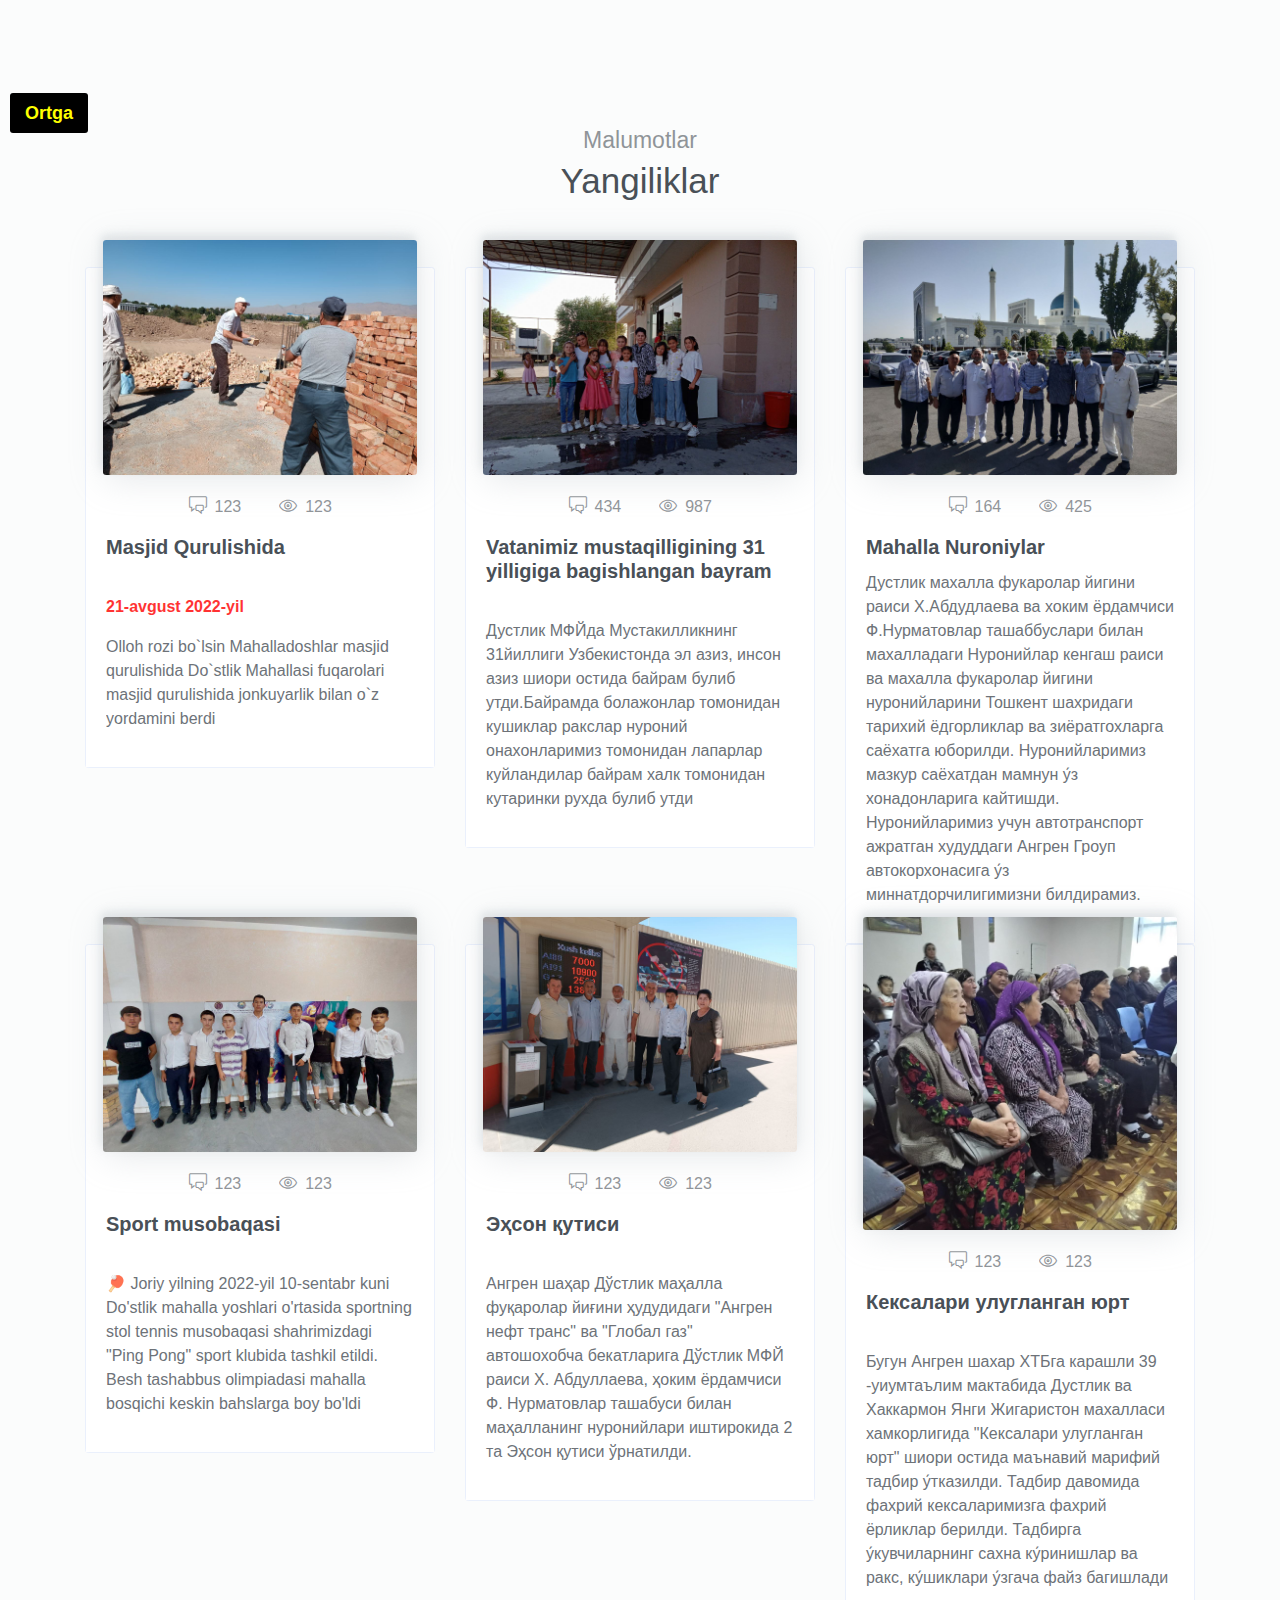
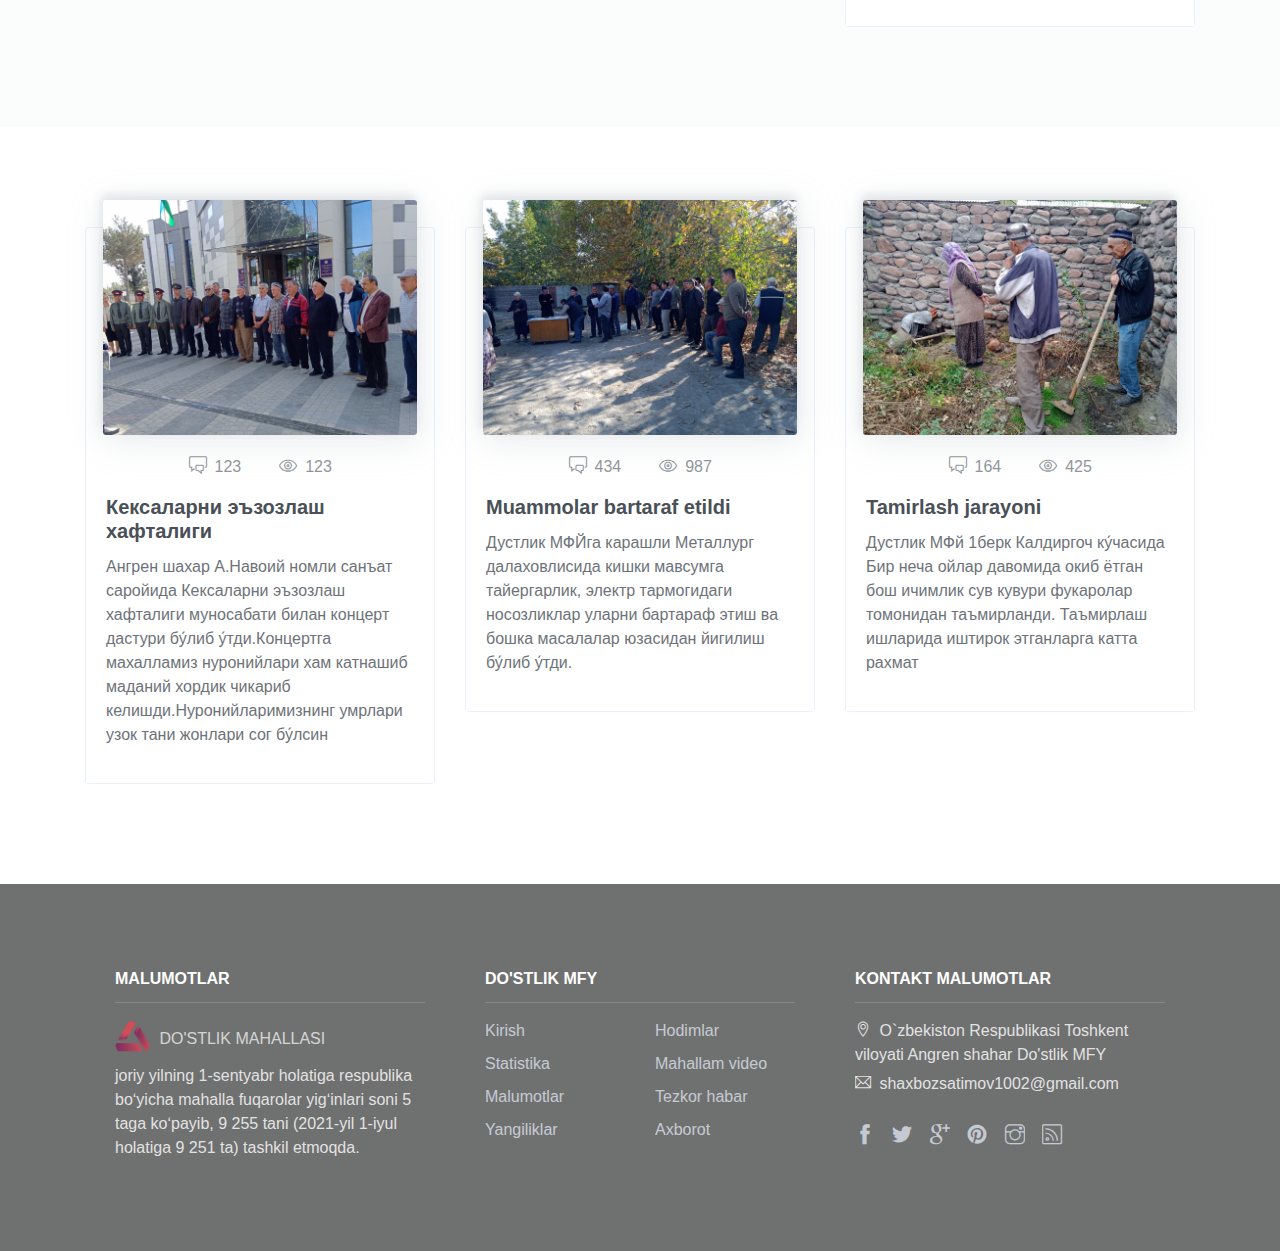
<file: blog.html>
<!DOCTYPE html>
<html lang="en">
<head>
	<meta charset="utf-8">
    <meta name="viewport" content="width=device-width, initial-scale=1, shrink-to-fit=no">
    <meta name="description" content="Start your development with Creative Studio landing page.">
    <meta name="author" content="Devcrud">
    <title>Angren Shahar Do'stlik MFY</title>

    <!-- font icons -->
    <link rel="stylesheet" href="assets/vendors/themify-icons/css/themify-icons.css">

    

    <!-- Bootstrap + Creative Studio main styles -->
	<link rel="stylesheet" href="assets/css/creative-studio.css">

</head>
<body data-spy="scroll" data-target=".navbar" data-offset="40" id="home">
    
   

<!-- <br> -->


    <!-- Blog Section -->
    <section>
        <a href="index.html" class="blogButton"  >Ortga</a>
        <div class="container">
            <h6 class="section-subtitle text-center">Malumotlar</h6>
            <h6 class="section-title mb-6 text-center">Yangiliklar</h6>

            <div class="row">
                <div class="col-md-4">
                    <div class="card blog-post my-4 my-sm-5 my-md-0">
                        <img src="assets/mahalla/masjid qurulishi.jpg" alt="Download free bootstrap 4 landing page, free boootstrap 4 templates, Download free bootstrap 4.1 landing page, free boootstrap 4.1.1 templates, Creative studio Landing page">
                        <div class="card-body">
                            <div class="details mb-3">
                                <a href="javascript:void(0)"><i class="ti-comments"></i> 123</a>
                                <a href="javascript:void(0)"><i class="ti-eye"></i> 123</a>
                            </div>

                            <h5 style="font-weight: bold; font-size:20px;" class="card-title">Masjid Qurulishida</h5>
                            <br>
                            <p style="color: red; font-weight:bold;">21-avgust 2022-yil</p>
                            
                            <p>Olloh rozi bo`lsin Mahalladoshlar masjid qurulishida  Do`stlik Mahallasi fuqarolari masjid qurulishida jonkuyarlik bilan o`z yordamini berdi </p>
                            <!-- <a href="blog.html" class="d-block mt-3">Read More...</a> -->
                        </div>
                    </div>
                </div>
                <div class="col-md-4">
                    <div class="card blog-post my-4 my-sm-5 my-md-0">
                        <img src="assets/mahalla/mustaqillik.jpg" alt="Download free bootstrap 4 landing page, free boootstrap 4 templates, Download free bootstrap 4.1 landing page, free boootstrap 4.1.1 templates, Creative studio Landing page">
                        <div class="card-body">
                            <div class="details mb-3">
                                <a href="javascript:void(0)"><i class="ti-comments"></i> 434</a>
                                <a href="javascript:void(0)"><i class="ti-eye"></i> 987</a>
                            </div>
                            <h5 style="font-weight: bold; font-size:20px;" class="card-title">Vatanimiz mustaqilligining 31 yilligiga bagishlangan bayram</h5>
                            <br>
                            <p>Дустлик МФЙда Мустакилликнинг 31йиллиги Узбекистонда эл азиз, инсон азиз шиори остида байрам булиб утди.Байрамда болажонлар томонидан кушиклар ракслар нуроний онахонларимиз томонидан лапарлар куйландилар байрам халк томонидан кутаринки рухда булиб утди</p>
                            <!-- <a href="blog.html" class="d-block mt-3">Read More...</a> -->
                        </div>
                    </div>
                </div>
                <div class="col-md-4">
                    <div class="card blog-post my-4 my-sm-5 my-md-0">
                        <img src="assets/mahalla/sayohat.jpg" alt="Download free bootstrap 4 landing page, free boootstrap 4 templates, Download free bootstrap 4.1 landing page, free boootstrap 4.1.1 templates, Creative studio Landing page">
                        <div class="card-body">
                            <div class="details mb-3">
                                <a href="javascript:void(0)"><i class="ti-comments"></i> 164</a>
                                <a href="javascript:void(0)"><i class="ti-eye"></i> 425</a>
                            </div>
                            <h5 style="font-weight: bold; font-size:20px;" class="card-title">Mahalla Nuroniylar</h5>
                            <p>Дустлик махалла фукаролар йигини раиси Х.Абдудлаева ва хоким ёрдамчиси Ф.Нурматовлар ташаббуслари билан махалладаги Нуронийлар кенгаш раиси ва махалла фукаролар йигини нуронийларини Тошкент шахридаги тарихий ёдгорликлар ва зиёратгохларга саёхатга юборилди. Нуронийларимиз мазкур саёхатдан мамнун у́з хонадонларига кайтишди. Нуронийларимиз учун автотранспорт ажратган худуддаги Ангрен Гроуп автокорхонасига у́з миннатдорчилигимизни билдирамиз.</p>
                            <!-- <a href="blog.html" class="d-block mt-3">Read More...</a> -->
                        </div>
                    </div>
                </div>

                <div class="col-md-4">
                    <div class="card blog-post my-4 my-sm-5 my-md-0">
                        <img src="assets/mahalla/tenis.jpg" alt="Download free bootstrap 4 landing page, free boootstrap 4 templates, Download free bootstrap 4.1 landing page, free boootstrap 4.1.1 templates, Creative studio Landing page">
                        <div class="card-body">
                            <div class="details mb-3">
                                <a href="javascript:void(0)"><i class="ti-comments"></i> 123</a>
                                <a href="javascript:void(0)"><i class="ti-eye"></i> 123</a>
                            </div>

                            <h5 style="font-weight: bold; font-size:20px;" class="card-title">Sport musobaqasi</h5>
                            <br>
                            <!-- <p style="color: red; font-weight:bold;">21-avgust 2022-yil</p> -->
                            
                            <p>🏓 Joriy yilning 2022-yil 10-sentabr kuni Do'stlik mahalla yoshlari o'rtasida sportning stol tennis musobaqasi shahrimizdagi "Ping Pong" sport klubida tashkil etildi. Besh tashabbus olimpiadasi mahalla bosqichi keskin bahslarga boy bo'ldi </p>
                            <!-- <a href="blog.html" class="d-block mt-3">Read More...</a> -->
                        </div>
                    </div>
                </div>
                <div class="col-md-4">
                    <div class="card blog-post my-4 my-sm-5 my-md-0">
                        <img src="assets/mahalla/exsonqutusi.jpg" alt="Download free bootstrap 4 landing page, free boootstrap 4 templates, Download free bootstrap 4.1 landing page, free boootstrap 4.1.1 templates, Creative studio Landing page">
                        <div class="card-body">
                            <div class="details mb-3">
                                <a href="javascript:void(0)"><i class="ti-comments"></i> 123</a>
                                <a href="javascript:void(0)"><i class="ti-eye"></i> 123</a>
                            </div>

                            <h5 style="font-weight: bold; font-size:20px;" class="card-title">Эҳсон қутиси</h5>
                            <br>
                            <!-- <p style="color: red; font-weight:bold;">21-avgust 2022-yil</p> -->
                            
                            <p>Ангрен шаҳар Дўстлик маҳалла фуқаролар йиғини ҳудудидаги "Ангрен нефт транс"  ва "Глобал газ" автошохобча бекатларига Дўстлик МФЙ раиси Х. Абдуллаева,  ҳоким ёрдамчиси Ф. Нурматовлар ташабуси билан маҳалланинг нуронийлари иштирокида 2 та Эҳсон қутиси ўрнатилди.</p>
                            <!-- <a href="blog.html" class="d-block mt-3">Read More...</a> -->
                        </div>
                    </div>
                </div>
                <div class="col-md-4">
                    <div class="card blog-post my-4 my-sm-5 my-md-0">
                        <img src="assets/mahalla/keksalar.jpg" alt="Download free bootstrap 4 landing page, free boootstrap 4 templates, Download free bootstrap 4.1 landing page, free boootstrap 4.1.1 templates, Creative studio Landing page">
                        <div class="card-body">
                            <div class="details mb-3">
                                <a href="javascript:void(0)"><i class="ti-comments"></i> 123</a>
                                <a href="javascript:void(0)"><i class="ti-eye"></i> 123</a>
                            </div>

                            <h5 style="font-weight: bold; font-size:20px;" class="card-title">Кексалари улугланган юрт</h5>
                            <br>
                            <!-- <p style="color: red; font-weight:bold;">21-avgust 2022-yil</p> -->
                            
                            <p>Бугун Ангрен шахар ХТБга карашли 39 -уиумтаълим мактабида Дустлик ва Хаккармон Янги Жигаристон махалласи хамкорлигида "Кексалари улугланган юрт" шиори остида маънавий марифий тадбир у́тказилди. Тадбир давомида фахрий кексаларимизга фахрий ёрликлар берилди. Тадбирга у́кувчиларнинг сахна ку́ринишлар ва ракс, ку́шиклари у́згача файз багишлади</p>
                            <!-- <a href="blog.html" class="d-block mt-3">Read More...</a> -->
                        </div>
                    </div>
                </div>




            </div>
        </div>
    </section>
    <!-- End of Blog Section -->



    
    <!-- Blog Section -->
    <section id="blog">
        <div class="container">
            <!-- <h6 class="section-subtitle text-center">News Feeds</h6>
            <h6 class="section-title mb-6 text-center">Our Blog</h6> -->

            <div class="row">
                <div class="col-md-4">
                    <div class="card blog-post my-4 my-sm-5 my-md-0">
                        <img src="assets/mahalla/sportk.jpg" alt="Download free bootstrap 4 landing page, free boootstrap 4 templates, Download free bootstrap 4.1 landing page, free boootstrap 4.1.1 templates, Creative studio Landing page">
                        <div class="card-body">
                            <div class="details mb-3">
                                <a href="javascript:void(0)"><i class="ti-comments"></i> 123</a>
                                <a href="javascript:void(0)"><i class="ti-eye"></i> 123</a>
                            </div>
                            <h5  style="font-weight: bold; font-size:20px;" class="card-title">Кексаларни эъзозлаш хафталиги</h5>
                            <p>Ангрен шахар А.Навоий номли санъат саройида Кексаларни эъзозлаш хафталиги муносабати билан концерт дастури бу́либ у́тди.Концертга махалламиз нуронийлари хам катнашиб маданий хордик чикариб келишди.Нуронийларимизнинг умрлари узок тани жонлари сог бу́лсин</p>
                            <!-- <a href="blog.html" class="d-block mt-3">Read More...</a> -->
                        </div>
                    </div>
                </div>
                <div class="col-md-4">
                    <div class="card blog-post my-4 my-sm-5 my-md-0">
                        <img src="assets/mahalla/muammo.jpg" alt="Download free bootstrap 4 landing page, free boootstrap 4 templates, Download free bootstrap 4.1 landing page, free boootstrap 4.1.1 templates, Creative studio Landing page">
                        <div class="card-body">
                            <div class="details mb-3">
                                <a href="javascript:void(0)"><i class="ti-comments"></i> 434</a>
                                <a href="javascript:void(0)"><i class="ti-eye"></i> 987</a>
                            </div>
                            <h5 style="font-weight: bold; font-size:20px;" class="card-title">Muammolar bartaraf etildi</h5>
                            <p>Дустлик МФЙга карашли Металлург  далаховлисида кишки мавсумга тайергарлик, электр тармогидаги носозликлар уларни бартараф этиш ва бошка масалалар юзасидан йигилиш бу́либ у́тди.</p>
                            <!-- <a href="blog.html" class="d-block mt-3">Read More...</a> -->
                        </div>
                    </div>
                </div>
                <div class="col-md-4">
                    <div class="card blog-post my-4 my-sm-5 my-md-0">
                        <img src="./assets/mahalla/suvm.jpg" alt="Download free bootstrap 4 landing page, free boootstrap 4 templates, Download free bootstrap 4.1 landing page, free boootstrap 4.1.1 templates, Creative studio Landing page">
                        <div class="card-body">
                            <div class="details mb-3">
                                <a href="javascript:void(0)"><i class="ti-comments"></i> 164</a>
                                <a href="javascript:void(0)"><i class="ti-eye"></i> 425</a>
                            </div>
                            <h5   style="font-weight: bold; font-size:20px;" class="card-title">Tamirlash jarayoni</h5>
                            <p>Дустлик МФй 1берк Калдиргоч ку́часида Бир неча ойлар давомида окиб ётган бош ичимлик сув кувури  фукаролар томонидан таъмирланди. Таъмирлаш ишларида иштирок этганларга катта рахмат</p>
                            <!-- <a href="blog.html" class="d-block mt-3">Read More...</a> -->
                        </div>
                    </div>
                </div>
            </div>
        </div>
    </section>
    <!-- End of Blog Section -->



















    <section class="has-bg-img py-0">
        <div class="container">
          <div class="footer">
            <div class="footer-lists">
              <ul class="list">
                <li class="list-head">
                  <h6 class="font-weight-bold">MALUMOTLAR</h6>
                </li>
                <li class="list-body">
                  <a href="#" class="logo">
                    <img
                      src="assets/imgs/logo.png"
                      alt="Download free bootstrap 4 landing page, free boootstrap 4 templates, Download free bootstrap 4.1 landing page, free boootstrap 4.1.1 templates, Creative studio Landing page"
                    />
                    <h6>DO'STLIK MAHALLASI</h6>
                  </a>
                  <p>
                    joriy yilning 1-sentyabr holatiga respublika boʻyicha mahalla fuqarolar yigʻinlari soni 5 taga koʻpayib, 9 255 tani (2021-yil 1-iyul holatiga 9 251 ta) tashkil etmoqda.
                  </p>
                 
                </li>
              </ul>
              <ul class="list">
                <li class="list-head">
                  <h6 class="font-weight-bold">DO'STLIK MFY</h6>
                </li>
                <li class="list-body">
                  <div class="row">
                    <div class="col">
                      <a href="#">Kirish</a>
                      <a href="#">Statistika</a>
                      <a href="#">Malumotlar</a>
                      <a href="#">Yangiliklar</a>
                    </div>
                    <div class="col">
                      <a href="#">Hodimlar</a>
                      <a href="#">Mahallam video</a>
                      <a href="#">Tezkor habar</a>
                      <a href="#">Axborot</a>
                    </div>
                  </div>
                </li>
              </ul>
              <ul class="list">
                <li class="list-head">
                  <h6 class="font-weight-bold">KONTAKT MALUMOTLAR</h6>
                </li>
                <li class="list-body">
                  <!-- <p>Contact us and we'll get back to you within 24 hours.</p> -->
                  <p>
                    <i class="ti-location-pin"></i> O`zbekiston Respublikasi Toshkent viloyati Angren shahar Do'stlik MFY
                  </p>
                  <p><i class="ti-email"></i> shaxbozsatimov1002@gmail.com</p>
                  <div class="social-links">
                    <a href="javascript:void(0)" class="link"
                      ><i class="ti-facebook"></i
                    ></a>
                    <a href="javascript:void(0)" class="link"
                      ><i class="ti-twitter-alt"></i
                    ></a>
                    <a href="javascript:void(0)" class="link"
                      ><i class="ti-google"></i
                    ></a>
                    <a href="javascript:void(0)" class="link"
                      ><i class="ti-pinterest-alt"></i
                    ></a>
                    <a href="javascript:void(0)" class="link"
                      ><i class="ti-instagram"></i
                    ></a>
                    <a href="javascript:void(0)" class="link"
                      ><i class="ti-rss"></i
                    ></a>
                  </div>
                </li>
              </ul>
            </div>
          </div>
        </div>
      </section>
    <!-- core  -->
    <script src="assets/vendors/jquery/jquery-3.4.1.js"></script>
    <script src="assets/vendors/bootstrap/bootstrap.bundle.js"></script>

    <!-- bootstrap affix -->
    <script src="assets/vendors/bootstrap/bootstrap.affix.js"></script>

    <!-- Creative Studio js -->
    <script src="assets/js/creative-studio.js"></script>

</body>
</html>
</file>
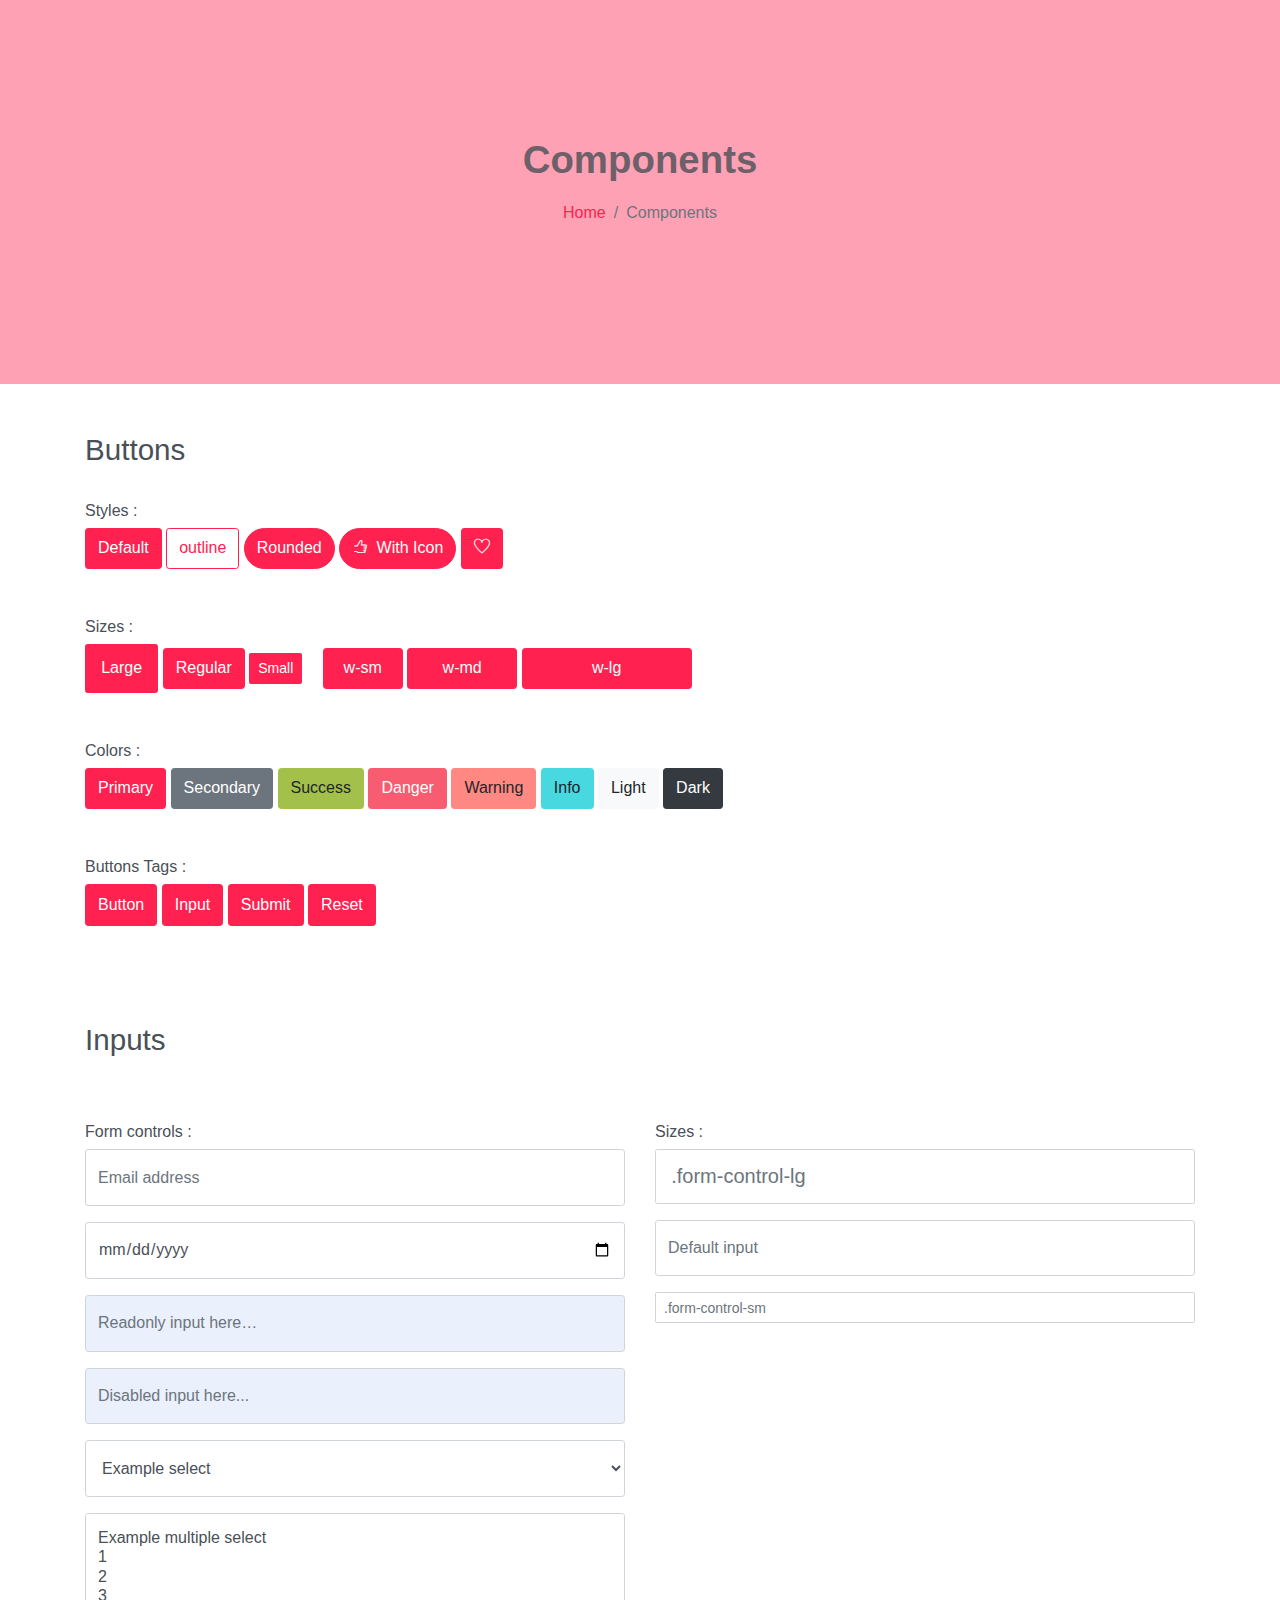
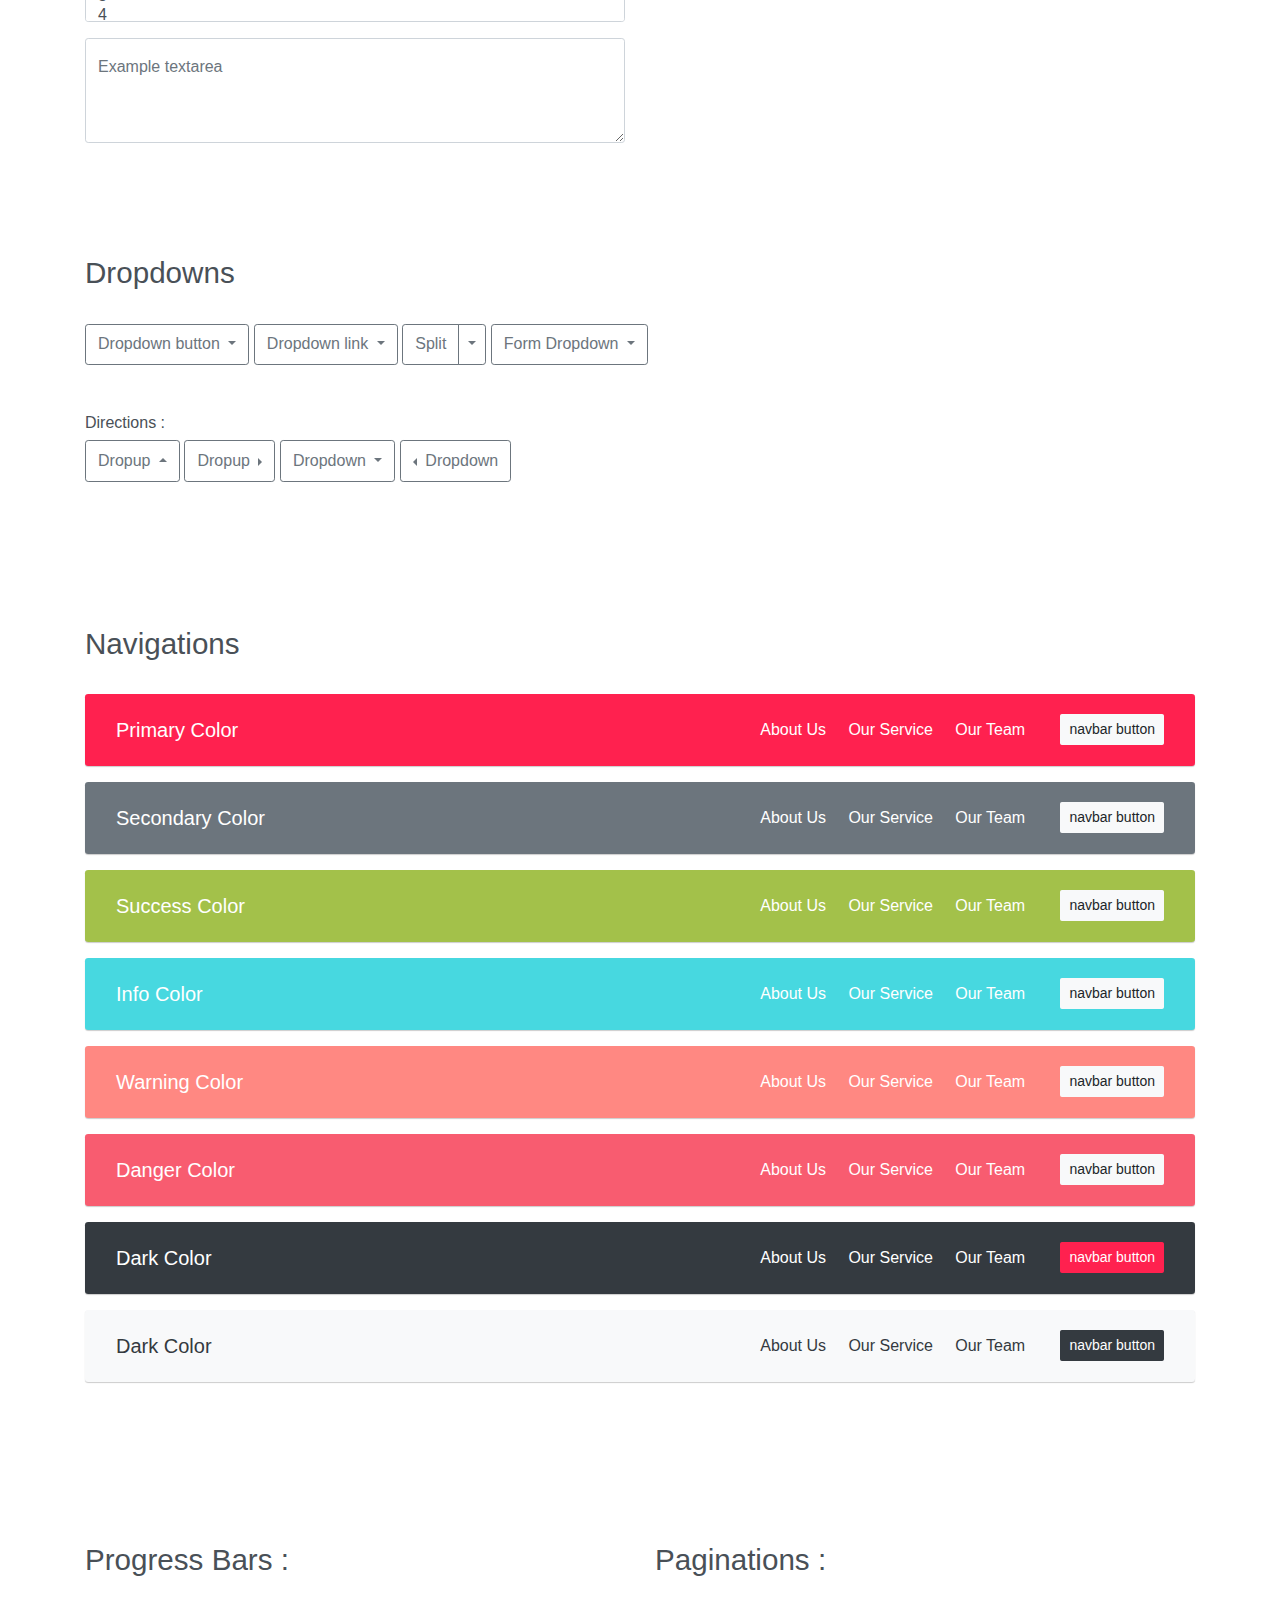
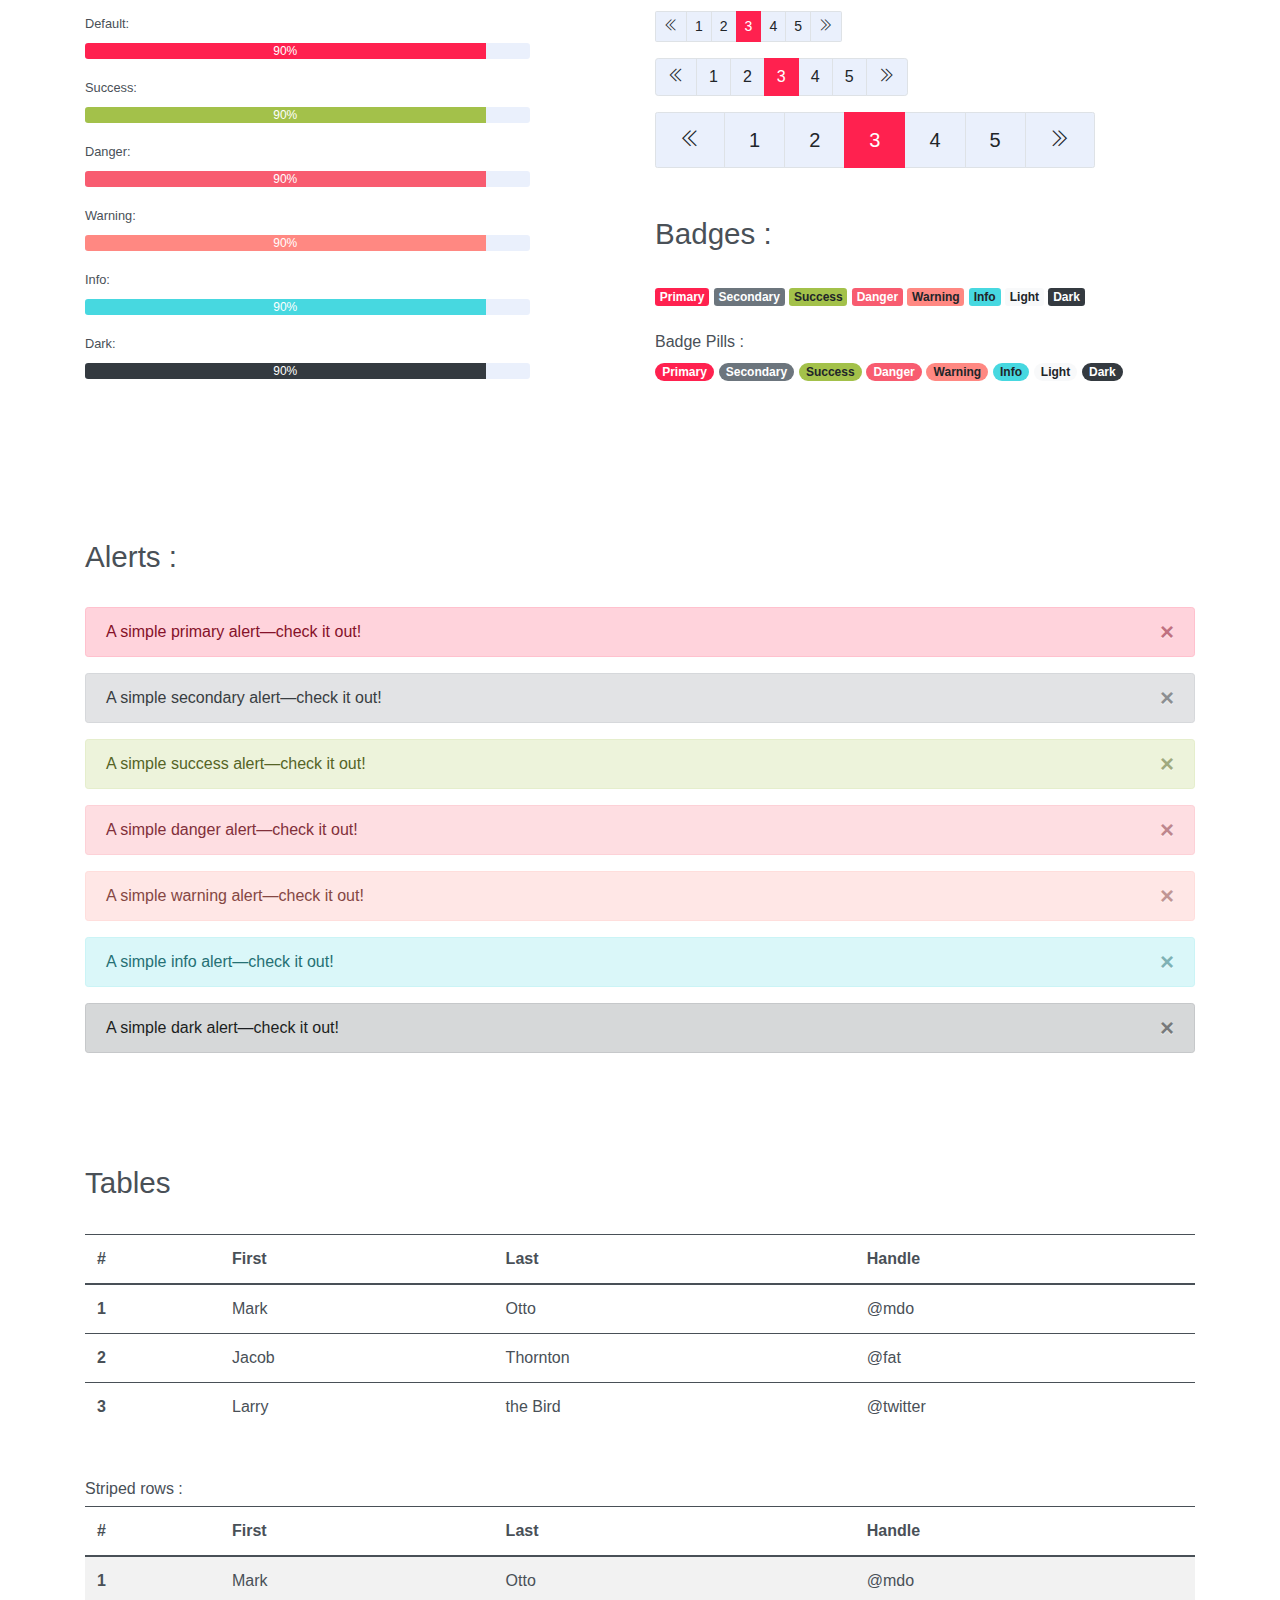
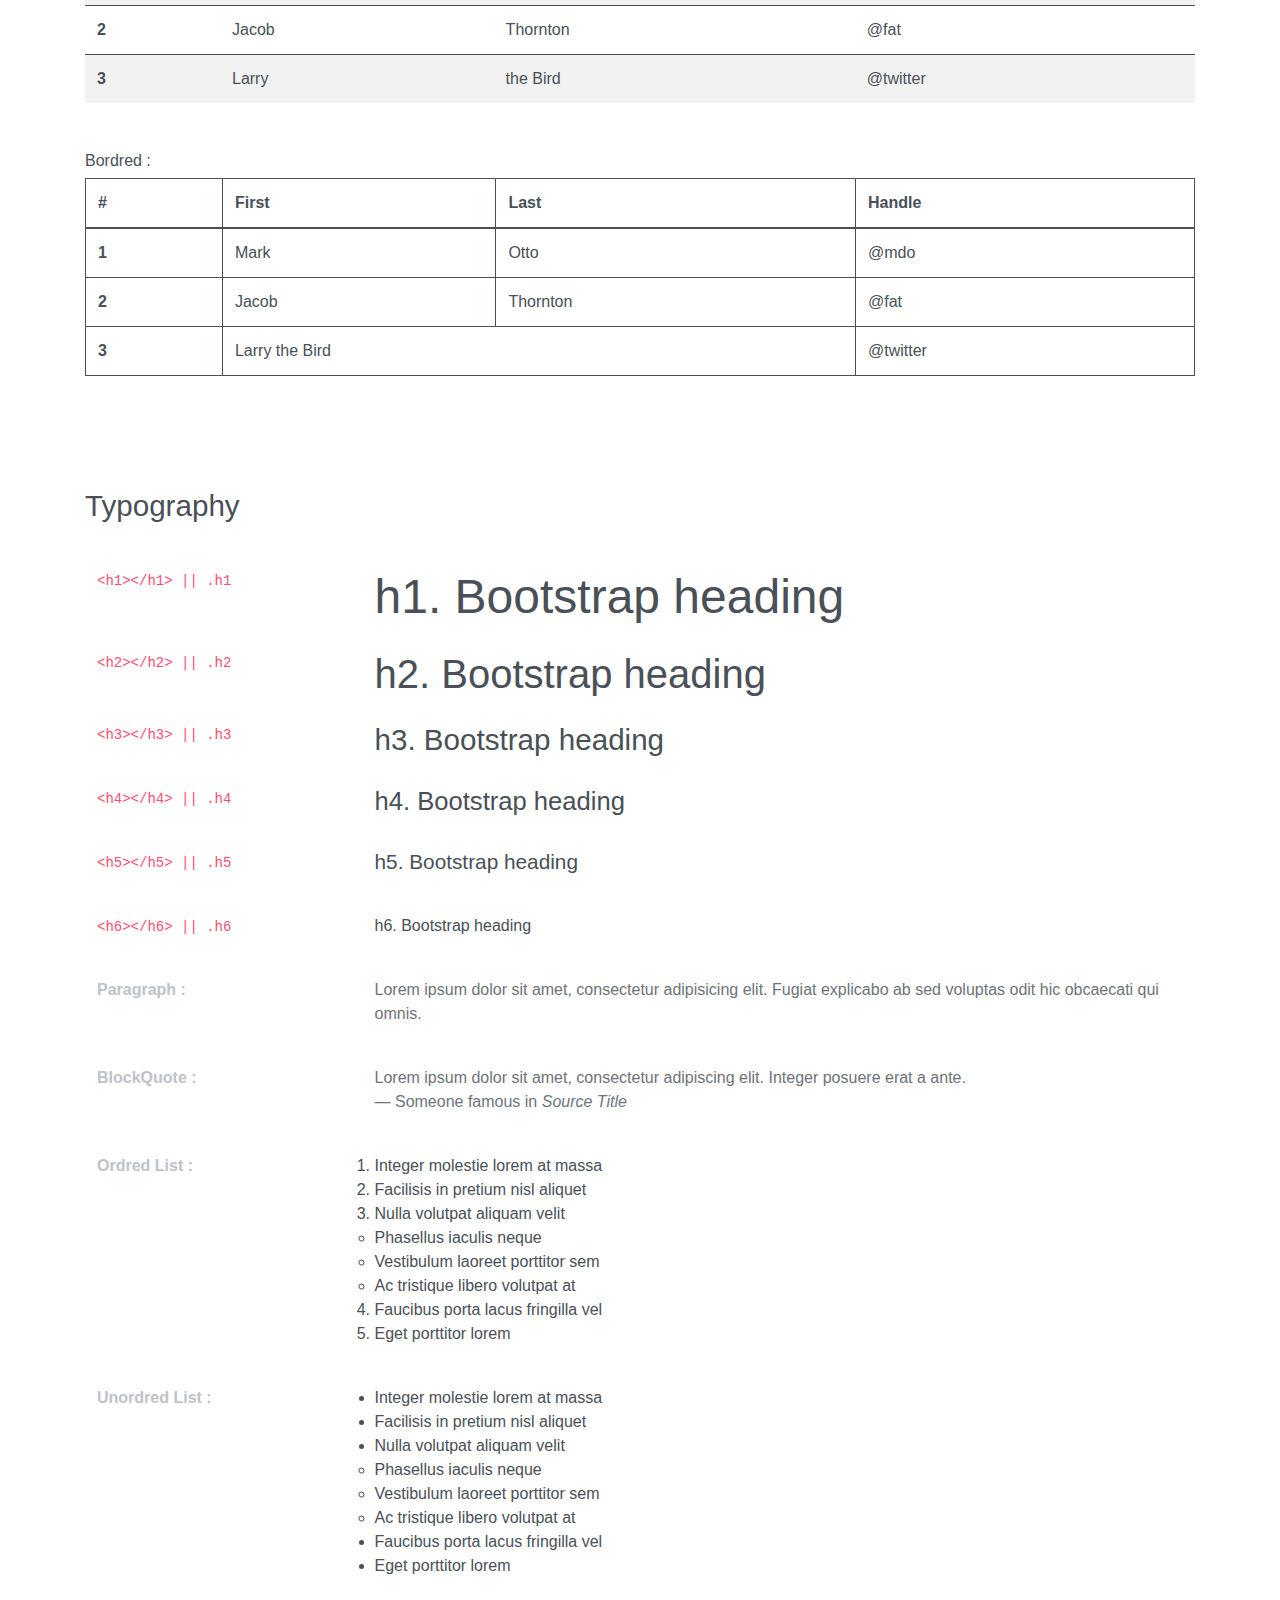
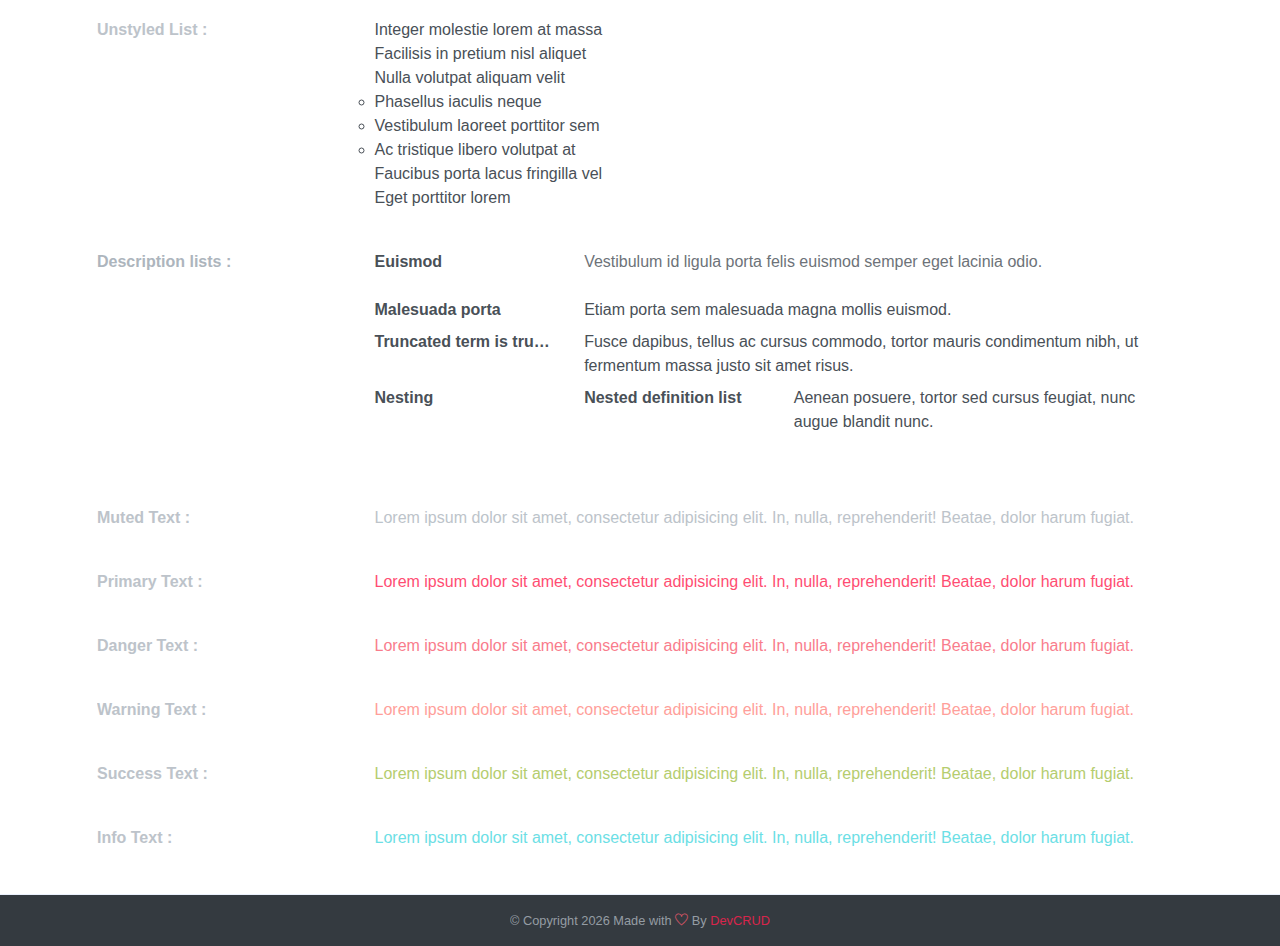
<file: components.html>
<!DOCTYPE html>
<html lang="en">
<head>
   <meta charset="utf-8">
    <meta name="viewport" content="width=device-width, initial-scale=1, shrink-to-fit=no">
    <meta name="description" content="Start your development with Creative Studio landing page.">
    <meta name="author" content="Devcrud">
    <title>Creative Studio | Components</title>

    <!-- font icons -->
    <link rel="stylesheet" href="assets/vendors/themify-icons/css/themify-icons.css">

    <!-- Bootstrap + Creative Studio main styles -->
   <link rel="stylesheet" href="assets/css/creative-studio.css">
</head>

<body class="dark-theme">

   <!-- Page Header -->
   <header class="header header-mini"> 
      <div class="header-title">Components</div> 
      <nav aria-label="breadcrumb">
         <ol class="breadcrumb">
            <li class="breadcrumb-item"><a href="index.html">Home</a></li>
            <li class="breadcrumb-item active" aria-current="page">Components</li>
         </ol>
      </nav>
   </header> <!-- End Of Page Header -->

   <!-- main content -->
   <div class="container">

      <!-- Buttons -->
      <h3 class="mt-5">Buttons</h3>
      <hr>
      <h6 class="section-secondary-title">Styles :</h6>
      <button class="btn btn-primary">Default</button>
      <button class="btn btn-outline-primary">outline</button>
      <button class="btn btn-primary rounded">Rounded</button>
      <button class="btn btn-primary rounded"><i class="ti-thumb-up pr-1"></i> With Icon</button>
      <button class="btn btn-primary circle"><i class="ti-heart"></i></button>

      <h6 class="section-secondary-title mt-5">Sizes :</h6>
      <button class="btn btn-primary btn-lg">Large</button>
      <button class="btn btn-primary ">Regular</button>
      <button class="btn btn-primary btn-sm">Small</button>
      <button class="btn btn-primary w-sm ml-3">w-sm</button>
      <button class="btn btn-primary w-md">w-md</button>
      <button class="btn btn-primary w-lg">w-lg</button>

      <h6 class="section-secondary-title mt-5">Colors :</h6>          
      <button type="button" class="btn btn-primary">Primary</button>
      <button type="button" class="btn btn-secondary">Secondary</button>
      <button type="button" class="btn btn-success">Success</button>
      <button type="button" class="btn btn-danger">Danger</button>
      <button type="button" class="btn btn-warning">Warning</button>
      <button type="button" class="btn btn-info">Info</button>
      <button type="button" class="btn btn-light">Light</button>
      <button type="button" class="btn btn-dark">Dark</button>

      <h6 class="section-secondary-title mt-5">Buttons Tags :</h6>
      <button class="btn btn-primary" type="submit">Button</button>
      <input class="btn btn-primary" type="button" value="Input">
      <input class="btn btn-primary" type="submit" value="Submit">
      <input class="btn btn-primary" type="reset" value="Reset">
      
      <!-- devider -->
      <div class="py-5"></div>

      <!-- Inputs -->
      <h3>Inputs</h3>
      <hr>
      <div class="row mt-5">
         <div class="col-md-6">
            <h6 class="section-secondary-title">Form controls :</h6>        
            <div class="form-group">
               <input type="email" class="form-control" id="exampleFormControlInput1" placeholder="Email address">
            </div>
            <div class="form-group">
               <input type="date" class="form-control" id="exampleFormControlInput1" placeholder="Date">
            </div>
            <div class="form-group">
               <input class="form-control" type="text" placeholder="Readonly input here…" readonly>
            </div>
            <div class="form-group">
               <input class="form-control" id="disabledInput" type="text" placeholder="Disabled input here..." disabled>
            </div>
            <div class="form-group">
               <select class="form-control" id="exampleFormControlSelect1">
                  <option>Example select</option>
                  <option>1</option>
                  <option>2</option>
                  <option>3</option>
                  <option>4</option>
                  <option>5</option>
               </select>
            </div>
            <div class="form-group">
               <select multiple class="form-control" id="exampleFormControlSelect2">
                  <option>Example multiple select</option>
                  <option>1</option>
                  <option>2</option>
                  <option>3</option>
                  <option>4</option>
                  <option>5</option>
               </select>
            </div>
            <div class="form-group">
               <textarea class="form-control" id="exampleFormControlTextarea1" rows="3" placeholder="Example textarea"></textarea>
            </div>
         </div>
         <div class="col-md-6">
            <h6 class="section-secondary-title">Sizes :</h6>    
            <div class="form-group">
               <input class="form-control form-control-lg" type="text" placeholder=".form-control-lg">             
            </div>
            <div class="form-group">
               <input class="form-control" type="text" placeholder="Default input">
            </div>
            <div class="form-group">
               <input class="form-control form-control-sm" type="text" placeholder=".form-control-sm"> 
            </div>
         </div>
      </div> <!-- end of inputs -->   

      <!-- devider -->
      <div class="py-5"></div>             

      <!-- Dropdowns -->
      <h3 class="components-section-title font-weight-normal">Dropdowns</h3>
      <hr>
      <div class="dropdown d-inline-block">
         <button class="btn btn-outline-secondary dropdown-toggle" type="button" id="dropdownMenuButton" data-toggle="dropdown" aria-haspopup="true" aria-expanded="false">
         Dropdown button
         </button>
         <div class="dropdown-menu" aria-labelledby="dropdownMenuButton">
         <a class="dropdown-item" href="#">Action</a>
         <a class="dropdown-item" href="#">Another action</a>
         <a class="dropdown-item" href="#">Something else here</a>
         </div>
      </div>
      <div class="dropdown d-inline-block">
         <a class="btn btn-outline-secondary dropdown-toggle" href="#" role="button" id="dropdownMenuLink" data-toggle="dropdown" aria-haspopup="true" aria-expanded="false">
            Dropdown link
         </a>
         <div class="dropdown-menu" aria-labelledby="dropdownMenuLink">
            <a class="dropdown-item" href="#">Action</a>
            <a class="dropdown-item" href="#">Another action</a>
            <a class="dropdown-item" href="#">Something else here</a>
         </div>
      </div>
      <div class="btn-group">
         <button type="button" class="btn btn-outline-secondary">Split</button>
         <button type="button" class="btn btn-outline-secondary dropdown-toggle dropdown-toggle-split" data-toggle="dropdown" aria-haspopup="true" aria-expanded="false">
         <span class="sr-only">Toggle Dropdown</span>
         </button>
         <div class="dropdown-menu">
            <a class="dropdown-item" href="#">Action</a>
            <a class="dropdown-item" href="#">Another action</a>
            <a class="dropdown-item" href="#">Something else here</a>
            <div class="dropdown-divider"></div>
            <a class="dropdown-item" href="#">Separated link</a>
         </div>
      </div>
      <div class="btn-group">
         <button class="btn btn-outline-secondary dropdown-toggle" type="button" id="dropdownMenuButton" data-toggle="dropdown" aria-haspopup="true" aria-expanded="false">
            Form Dropdown
         </button>
         <div class="dropdown-menu form">
            <form class="px-4 py-3">
               <div class="form-group">
                  <input type="email" class="form-control" id="exampleDropdownFormEmail1" placeholder="email@example.com">
               </div>
               <div class="form-group">
                  <input type="password" class="form-control" id="exampleDropdownFormPassword1" placeholder="Password">
               </div>
               <div class="form-check mb-3">
                  <input type="checkbox" class="form-check-input" id="dropdownCheck">
                  <label class="form-check-label" for="dropdownCheck">
                     Remember me
                  </label>
               </div>
               <button type="submit" class="btn btn-primary btn-block">Sign in</button>
            </form>
            <div class="dropdown-divider"></div>
            <a class="dropdown-item" href="#"><small>New around here? Sign up</small></a>
            <a class="dropdown-item" href="#"><small>Forgot password?</small></a>
         </div>
      </div>       
      <h6 class="section-secondary-title mt-5">Directions :</h6>  
      <div class="btn-group dropup">
         <button type="button" class="btn btn-outline-secondary dropdown-toggle" data-toggle="dropdown" aria-haspopup="true" aria-expanded="false">
            Dropup
         </button>
         <div class="dropdown-menu">
            <a class="dropdown-item" href="#">Action</a>
            <a class="dropdown-item" href="#">Another action</a>
            <a class="dropdown-item" href="#">Something else here</a>
            <div class="dropdown-divider"></div>
            <a class="dropdown-item" href="#">Separated link</a>
         </div>
      </div>
      <div class="btn-group dropright">
         <button type="button" class="btn btn-outline-secondary dropdown-toggle" data-toggle="dropdown" aria-haspopup="true" aria-expanded="false">
            Dropup
         </button>
         <div class="dropdown-menu">
            <a class="dropdown-item" href="#">Action</a>
            <a class="dropdown-item" href="#">Another action</a>
            <a class="dropdown-item" href="#">Something else here</a>
            <div class="dropdown-divider"></div>
            <a class="dropdown-item" href="#">Separated link</a>
         </div>
      </div>
      <div class="btn-group">
         <button type="button" class="btn btn-outline-secondary dropdown-toggle" data-toggle="dropdown" aria-haspopup="true" aria-expanded="false">
            Dropdown
         </button>
         <div class="dropdown-menu">
            <a class="dropdown-item" href="#">Action</a>
            <a class="dropdown-item" href="#">Another action</a>
            <a class="dropdown-item" href="#">Something else here</a>
            <div class="dropdown-divider"></div>
            <a class="dropdown-item" href="#">Separated link</a>
         </div>
      </div>
      <div class="btn-group dropleft">
         <button type="button" class="btn btn-outline-secondary dropdown-toggle" data-toggle="dropdown" aria-haspopup="true" aria-expanded="false">
            Dropdown
         </button>
         <div class="dropdown-menu">
            <a class="dropdown-item" href="#">Action</a>
            <a class="dropdown-item" href="#">Another action</a>
            <a class="dropdown-item" href="#">Something else here</a>
            <div class="dropdown-divider"></div>
            <a class="dropdown-item" href="#">Separated link</a>
         </div>
      </div> <!-- end of Dropdowns -->  

      <!-- devider -->
      <div class="py-5"></div>   

      <!-- navbars -->
      <h3 class="components-section-title font-weight-normal mt-5">Navigations</h3>
      <hr>
      <nav class="navbar navbar-expand-sm navbar-dark bg-primary rounded shadow mb-3">
         <div class="container">
            <a class="navbar-brand" href="#">Primary Color</a>
            <button class="navbar-toggler ml-auto" type="button" data-toggle="collapse" data-target="#navbarSupportedContent" aria-controls="navbarSupportedContent" aria-expanded="false" aria-label="Toggle navigation">
            <span class="navbar-toggler-icon"></span>
            </button>
            <div class="collapse navbar-collapse" id="navbarSupportedContent">
               <ul class="navbar-nav ml-auto"> 
                  <li class="nav-item">
                     <a class="nav-link" href="#about">About Us</a>
                  </li>
                  <li class="nav-item">
                     <a class="nav-link" href="#service">Our Service</a>
                  </li>
                  <li class="nav-item">
                     <a class="nav-link" href="#team">Our Team</a>
                  </li>
                  <li class="nav-item">
                     <a href="#book-table" class="ml-4 mt-1 btn btn-light btn-sm">navbar button</a>
                  </li>
               </ul>                       
            </div>
         </div>
      </nav>
      <nav class="navbar navbar-expand-sm navbar-dark bg-secondary rounded shadow mb-3">
         <div class="container">
            <a class="navbar-brand" href="#">Secondary Color</a>
            <button class="navbar-toggler ml-auto" type="button" data-toggle="collapse" data-target="#navbarSupportedContent" aria-controls="navbarSupportedContent" aria-expanded="false" aria-label="Toggle navigation">
            <span class="navbar-toggler-icon"></span>
            </button>
            <div class="collapse navbar-collapse" id="navbarSupportedContent">
               <ul class="navbar-nav ml-auto"> 
                  <li class="nav-item">
                     <a class="nav-link" href="#about">About Us</a>
                  </li>
                  <li class="nav-item">
                     <a class="nav-link" href="#service">Our Service</a>
                  </li>
                  <li class="nav-item">
                     <a class="nav-link" href="#team">Our Team</a>
                  </li>
                  <li class="nav-item">
                     <a href="#book-table" class="ml-4 mt-1 btn btn-light btn-sm">navbar button</a>
                  </li>
               </ul>                       
            </div>
         </div>
      </nav>
      <nav class="navbar navbar-expand-sm navbar-dark bg-success rounded shadow mb-3">
         <div class="container">
            <a class="navbar-brand" href="#">Success Color</a>
            <button class="navbar-toggler ml-auto" type="button" data-toggle="collapse" data-target="#navbarSupportedContent" aria-controls="navbarSupportedContent" aria-expanded="false" aria-label="Toggle navigation">
            <span class="navbar-toggler-icon"></span>
            </button>
            <div class="collapse navbar-collapse" id="navbarSupportedContent">
               <ul class="navbar-nav ml-auto"> 
                  <li class="nav-item">
                     <a class="nav-link" href="#about">About Us</a>
                  </li>
                  <li class="nav-item">
                     <a class="nav-link" href="#service">Our Service</a>
                  </li>
                  <li class="nav-item">
                     <a class="nav-link" href="#team">Our Team</a>
                  </li>
                  <li class="nav-item">
                     <a href="#book-table" class="ml-4 mt-1 btn btn-light btn-sm">navbar button</a>
                  </li>
               </ul>                       
            </div>
         </div>
      </nav>
      <nav class="navbar navbar-expand-sm navbar-dark bg-info rounded shadow mb-3">
         <div class="container">
            <a class="navbar-brand" href="#">Info Color</a>
            <button class="navbar-toggler ml-auto" type="button" data-toggle="collapse" data-target="#navbarSupportedContent" aria-controls="navbarSupportedContent" aria-expanded="false" aria-label="Toggle navigation">
            <span class="navbar-toggler-icon"></span>
            </button>
            <div class="collapse navbar-collapse" id="navbarSupportedContent">
               <ul class="navbar-nav ml-auto"> 
                  <li class="nav-item">
                     <a class="nav-link" href="#about">About Us</a>
                  </li>
                  <li class="nav-item">
                     <a class="nav-link" href="#service">Our Service</a>
                  </li>
                  <li class="nav-item">
                     <a class="nav-link" href="#team">Our Team</a>
                  </li>
                  <li class="nav-item">
                     <a href="#book-table" class="ml-4 mt-1 btn btn-light btn-sm">navbar button</a>
                  </li>
               </ul>                       
            </div>
         </div>
      </nav>
      <nav class="navbar navbar-expand-sm navbar-dark bg-warning rounded shadow mb-3">
         <div class="container">
            <a class="navbar-brand" href="#">Warning Color</a>
            <button class="navbar-toggler ml-auto" type="button" data-toggle="collapse" data-target="#navbarSupportedContent" aria-controls="navbarSupportedContent" aria-expanded="false" aria-label="Toggle navigation">
            <span class="navbar-toggler-icon"></span>
            </button>
            <div class="collapse navbar-collapse" id="navbarSupportedContent">
               <ul class="navbar-nav ml-auto"> 
                  <li class="nav-item">
                     <a class="nav-link" href="#about">About Us</a>
                  </li>
                  <li class="nav-item">
                     <a class="nav-link" href="#service">Our Service</a>
                  </li>
                  <li class="nav-item">
                     <a class="nav-link" href="#team">Our Team</a>
                  </li>
                  <li class="nav-item">
                     <a href="#book-table" class="ml-4 mt-1 btn btn-light btn-sm">navbar button</a>
                  </li>
               </ul>                       
            </div>
         </div>
      </nav>
      <nav class="navbar navbar-expand-sm navbar-dark bg-danger rounded shadow mb-3">
         <div class="container">
            <a class="navbar-brand" href="#">Danger Color</a>
            <button class="navbar-toggler ml-auto" type="button" data-toggle="collapse" data-target="#navbarSupportedContent" aria-controls="navbarSupportedContent" aria-expanded="false" aria-label="Toggle navigation">
            <span class="navbar-toggler-icon"></span>
            </button>
            <div class="collapse navbar-collapse" id="navbarSupportedContent">
               <ul class="navbar-nav ml-auto"> 
                  <li class="nav-item">
                     <a class="nav-link" href="#about">About Us</a>
                  </li>
                  <li class="nav-item">
                     <a class="nav-link" href="#service">Our Service</a>
                  </li>
                  <li class="nav-item">
                     <a class="nav-link" href="#team">Our Team</a>
                  </li>
                  <li class="nav-item">
                     <a href="#book-table" class="ml-4 mt-1 btn btn-light btn-sm">navbar button</a>
                  </li>
               </ul>                       
            </div>
         </div>
      </nav>
      <nav class="navbar navbar-expand-sm navbar-dark bg-dark rounded shadow mb-3">
         <div class="container">
            <a class="navbar-brand" href="#">Dark Color</a>
            <button class="navbar-toggler ml-auto" type="button" data-toggle="collapse" data-target="#navbarSupportedContent" aria-controls="navbarSupportedContent" aria-expanded="false" aria-label="Toggle navigation">
            <span class="navbar-toggler-icon"></span>
            </button>
            <div class="collapse navbar-collapse" id="navbarSupportedContent">
               <ul class="navbar-nav ml-auto"> 
                  <li class="nav-item">
                     <a class="nav-link" href="#about">About Us</a>
                  </li>
                  <li class="nav-item">
                     <a class="nav-link" href="#service">Our Service</a>
                  </li>
                  <li class="nav-item">
                     <a class="nav-link" href="#team">Our Team</a>
                  </li>
                  <li class="nav-item">
                     <a href="#book-table" class="ml-4 mt-1 btn btn-primary btn-sm">navbar button</a>
                  </li>
               </ul>                       
            </div>
         </div>
      </nav>
      <nav class="navbar navbar-expand-sm navbar-light bg-light rounded shadow mb-3">
         <div class="container">
            <a class="navbar-brand" href="#">Dark Color</a>
            <button class="navbar-toggler ml-auto" type="button" data-toggle="collapse" data-target="#navbarSupportedContent" aria-controls="navbarSupportedContent" aria-expanded="false" aria-label="Toggle navigation">
            <span class="navbar-toggler-icon"></span>
            </button>
            <div class="collapse navbar-collapse" id="navbarSupportedContent">
               <ul class="navbar-nav ml-auto"> 
                  <li class="nav-item">
                     <a class="nav-link" href="#about">About Us</a>
                  </li>
                  <li class="nav-item">
                     <a class="nav-link" href="#service">Our Service</a>
                  </li>
                  <li class="nav-item">
                     <a class="nav-link" href="#team">Our Team</a>
                  </li>
                  <li class="nav-item">
                     <a href="#book-table" class="ml-4 mt-1 btn btn-dark btn-sm">navbar button</a>
                  </li>
               </ul>                       
            </div>
         </div>
      </nav>
      <!-- End of navbars -->

      <!-- devider -->
      <div class="py-5"></div>   
      
      <!-- progress bars -->
      <div class="row justify-content-between">
         <div class="col-md-5">
            <h3 class="components-section-title font-weight-normal mt-5">Progress Bars :</h3>
            <hr>
            <small>Default: </small>
            <div class="progress mt-2 mb-3">
               <div class="progress-bar" role="progressbar" style="width: 90%" aria-valuenow="25" aria-valuemin="0" aria-valuemax="100"><span>90%</span></div>
            </div>
            <small>Success:</small>
            <div class="progress mt-2 mb-3">
               <div class="progress-bar bg-success" role="progressbar" style="width: 90%" aria-valuenow="25" aria-valuemin="0" aria-valuemax="100"><span>90%</span></div>
            </div>
            <small>Danger:</small>
            <div class="progress mt-2 mb-3">
               <div class="progress-bar bg-danger" role="progressbar" style="width: 90%" aria-valuenow="25" aria-valuemin="0" aria-valuemax="100"><span>90%</span></div>
            </div>
            <small>Warning:</small>
            <div class="progress mt-2 mb-3">
               <div class="progress-bar bg-warning" role="progressbar" style="width: 90%" aria-valuenow="25" aria-valuemin="0" aria-valuemax="100"><span>90%</span></div>
            </div>
            <small>Info:</small>
            <div class="progress mt-2 mb-3">
               <div class="progress-bar bg-info" role="progressbar" style="width: 90%" aria-valuenow="25" aria-valuemin="0" aria-valuemax="100"><span>90%</span></div>
            </div>
            <small>Dark:</small>
            <div class="progress mt-2 mb-3">
               <div class="progress-bar bg-dark" role="progressbar" style="width: 90%" aria-valuenow="25" aria-valuemin="0" aria-valuemax="100"><span>90%</span></div>
            </div>
         </div>
         <div class="col-md-6">
            <h3 class="components-section-title font-weight-normal mt-5">Paginations :</h3>
            <hr>
            <nav aria-label="Page navigation example">
               <ul class="pagination pagination-sm">
                  <li class="page-item"><a class="page-link" href="#"><i class="ti-angle-double-left"></i></a></li>
                  <li class="page-item"><a class="page-link" href="#">1</a></li>
                  <li class="page-item"><a class="page-link" href="#">2</a></li>
                  <li class="page-item active"><a class="page-link" href="#">3</a></li>
                  <li class="page-item"><a class="page-link" href="#">4</a></li>
                  <li class="page-item"><a class="page-link" href="#">5</a></li>
                  <li class="page-item"><a class="page-link" href="#"><i class="ti-angle-double-right"></i></a></li>
               </ul>
            </nav>
            <nav aria-label="Page navigation example">
               <ul class="pagination">
               <li class="page-item"><a class="page-link" href="#"><i class="ti-angle-double-left"></i></a></li>
                  <li class="page-item"><a class="page-link" href="#">1</a></li>
                  <li class="page-item"><a class="page-link" href="#">2</a></li>
                  <li class="page-item active"><a class="page-link" href="#">3</a></li>
                  <li class="page-item"><a class="page-link" href="#">4</a></li>
                  <li class="page-item"><a class="page-link" href="#">5</a></li>
                  <li class="page-item"><a class="page-link" href="#"><i class="ti-angle-double-right"></i></a></li>
               </ul>
            </nav>
            <nav aria-label="Page navigation example">
               <ul class="pagination pagination-lg">
                  <li class="page-item"><a class="page-link" href="#"><i class="ti-angle-double-left"></i></a></li>
                  <li class="page-item"><a class="page-link" href="#">1</a></li>
                  <li class="page-item"><a class="page-link" href="#">2</a></li>
                  <li class="page-item active"><a class="page-link" href="#">3</a></li>
                  <li class="page-item"><a class="page-link" href="#">4</a></li>
                  <li class="page-item"><a class="page-link" href="#">5</a></li>
                  <li class="page-item"><a class="page-link" href="#"><i class="ti-angle-double-right"></i></a></li>
               </ul>
            </nav>

            <!-- Badges -->
            <h3 class="components-section-title font-weight-normal mt-5">Badges :</h3>
            <hr>
            <span class="badge badge-primary">Primary</span>
            <span class="badge badge-secondary">Secondary</span>
            <span class="badge badge-success">Success</span>
            <span class="badge badge-danger">Danger</span>
            <span class="badge badge-warning">Warning</span>
            <span class="badge badge-info">Info</span>
            <span class="badge badge-light">Light</span>
            <span class="badge badge-dark">Dark</span>
            <h6 class="section-secondary-title mt-4 mb-2">Badge Pills :</h6>
            <span class="badge badge-pill badge-primary">Primary</span>
            <span class="badge badge-pill badge-secondary">Secondary</span>
            <span class="badge badge-pill badge-success">Success</span>
            <span class="badge badge-pill badge-danger">Danger</span>
            <span class="badge badge-pill badge-warning">Warning</span>
            <span class="badge badge-pill badge-info">Info</span>
            <span class="badge badge-pill badge-light">Light</span>
            <span class="badge badge-pill badge-dark">Dark</span>
         </div>
      </div> <!-- End of Progress bars -->

      <!-- devider -->
      <div class="py-5"></div>  

      <!-- Alerts -->
      <h3 class="components-section-title font-weight-normal mt-5">Alerts :</h3>
      <hr>
      <div class="alert alert-primary alert-dismissible fade show" role="alert">
         A simple primary alert—check it out!
         <button type="button" class="close" data-dismiss="alert" aria-label="Close">
            <span aria-hidden="true">&times;</span>
         </button>
      </div>
      <div class="alert alert-secondary alert-dismissible fade show" role="alert">
         A simple secondary alert—check it out!
         <button type="button" class="close" data-dismiss="alert" aria-label="Close">
            <span aria-hidden="true">&times;</span>
         </button>
      </div>
      <div class="alert alert-success alert-dismissible fade show" role="alert">
         A simple success alert—check it out!
         <button type="button" class="close" data-dismiss="alert" aria-label="Close">
            <span aria-hidden="true">&times;</span>
         </button>
      </div>
      <div class="alert alert-danger alert-dismissible fade show" role="alert">
         A simple danger alert—check it out!
         <button type="button" class="close" data-dismiss="alert" aria-label="Close">
            <span aria-hidden="true">&times;</span>
         </button>
      </div>
      <div class="alert alert-warning alert-dismissible fade show" role="alert">
         A simple warning alert—check it out!
         <button type="button" class="close" data-dismiss="alert" aria-label="Close">
            <span aria-hidden="true">&times;</span>
         </button>
      </div>
      <div class="alert alert-info alert-dismissible fade show" role="alert">
         A simple info alert—check it out!
         <button type="button" class="close" data-dismiss="alert" aria-label="Close">
            <span aria-hidden="true">&times;</span>
         </button>
      </div>
      <div class="alert alert-dark alert-dismissible fade show" role="alert">
         A simple dark alert—check it out!
         <button type="button" class="close" data-dismiss="alert" aria-label="Close">
            <span aria-hidden="true">&times;</span>
         </button>
      </div>
      <!-- end of alerts -->

      <!-- devider -->
      <div class="py-5"></div> 
   
      <!-- tables -->
      <h3 class="components-section-title">Tables</h3>
      <hr>
      <table class="table">
         <thead>
            <tr>
               <th scope="col">#</th>
               <th scope="col">First</th>
               <th scope="col">Last</th>
               <th scope="col">Handle</th>
            </tr>
         </thead>
         <tbody>
            <tr>
               <th scope="row">1</th>
               <td>Mark</td>
               <td>Otto</td>
               <td>@mdo</td>
            </tr>
            <tr>
               <th scope="row">2</th>
               <td>Jacob</td>
               <td>Thornton</td>
               <td>@fat</td>
            </tr>
            <tr>
               <th scope="row">3</th>
               <td>Larry</td>
               <td>the Bird</td>
               <td>@twitter</td>
            </tr>
         </tbody>
      </table>

      <h6 class="section-secondary-title mt-5">Striped rows :</h6>
      <table class="table table-striped">
         <thead>
            <tr>
               <th scope="col">#</th>
               <th scope="col">First</th>
               <th scope="col">Last</th>
               <th scope="col">Handle</th>
            </tr>
         </thead>
         <tbody>
            <tr>
               <th scope="row">1</th>
               <td>Mark</td>
               <td>Otto</td>
               <td>@mdo</td>
            </tr>
            <tr>
               <th scope="row">2</th>
               <td>Jacob</td>
               <td>Thornton</td>
               <td>@fat</td>
            </tr>
            <tr>
               <th scope="row">3</th>
               <td>Larry</td>
               <td>the Bird</td>
               <td>@twitter</td>
            </tr>
         </tbody>
      </table>

      <h6 class="section-secondary-title mt-5">Bordred :</h6>
      <table class="table table-bordered">
         <thead>
            <tr>
               <th scope="col">#</th>
               <th scope="col">First</th>
               <th scope="col">Last</th>
               <th scope="col">Handle</th>
            </tr>
         </thead>
         <tbody>
            <tr>
               <th scope="row">1</th>
               <td>Mark</td>
               <td>Otto</td>
               <td>@mdo</td>
            </tr>
            <tr>
               <th scope="row">2</th>
               <td>Jacob</td>
               <td>Thornton</td>
               <td>@fat</td>
            </tr>
            <tr>
               <th scope="row">3</th>
               <td colspan="2">Larry the Bird</td>
               <td>@twitter</td>
            </tr>
         </tbody>
      </table>
      <!-- end of tables -->

      <!-- devider -->
      <div class="py-5"></div> 

      <!-- typography -->
      <h3 class="components-section-title">Typography</h3>
      <hr>
      
      <table class="table table-borderless v-align-center">
         <tbody>
            <tr>
               <td>
                  <p><code class="highlighter-rouge">&lt;h1&gt;&lt;/h1&gt; || .h1</code></p>
               </td>
               <td class="w-75"><span class="h1">h1. Bootstrap heading</span></td>
            </tr>
            <tr>
               <td>
                  <p><code class="highlighter-rouge">&lt;h2&gt;&lt;/h2&gt; || .h2</code></p>
               </td>
               <td><span class="h2">h2. Bootstrap heading</span></td>
            </tr>
            <tr>
               <td>
                  <p><code class="highlighter-rouge">&lt;h3&gt;&lt;/h3&gt; || .h3</code></p>
               </td>
               <td><span class="h3">h3. Bootstrap heading</span></td>
            </tr>
            <tr>
               <td>
                  <p><code class="highlighter-rouge">&lt;h4&gt;&lt;/h4&gt; || .h4</code></p>
               </td>
               <td><span class="h4">h4. Bootstrap heading</span></td>
            </tr>
            <tr>
               <td>
                  <p><code class="highlighter-rouge">&lt;h5&gt;&lt;/h5&gt; || .h5</code></p>
               </td>
               <td><span class="h5">h5. Bootstrap heading</span></td>
            </tr>
            <tr>
               <td>
                  <p><code class="highlighter-rouge">&lt;h6&gt;&lt;/h6&gt; || .h6</code></p>
               </td>
               <td><span class="h6">h6. Bootstrap heading</span></td>
            </tr>
            <tr>
               <td>
                  <p class="font-weight-bold text-muted">Paragraph :</p>
               </td>
               <td><p>Lorem ipsum dolor sit amet, consectetur adipisicing elit. Fugiat explicabo ab sed voluptas odit hic obcaecati qui omnis.</p></td>
            </tr>
            <tr>
               <td>
                  <p class="font-weight-bold text-muted">BlockQuote :</p>
               </td>
               <td>
                  <blockquote class="blockquote">
                     <p class="mb-0">Lorem ipsum dolor sit amet, consectetur adipiscing elit. Integer posuere erat a ante.</p>
                     <footer class="blockquote-footer">Someone famous in <cite title="Source Title">Source Title</cite></footer>
                  </blockquote>
               </td>
            </tr>

           
            <tr>
               <td><p class="font-weight-bold text-muted">Ordred List :</p></td>
               <td>
                  <ol>
                     <li>Integer molestie lorem at massa</li>
                     <li>Facilisis in pretium nisl aliquet</li>
                     <li>Nulla volutpat aliquam velit
                        <ul>
                           <li>Phasellus iaculis neque</li>
                           <li>Vestibulum laoreet porttitor sem</li>
                           <li>Ac tristique libero volutpat at</li>
                        </ul>
                     </li>
                     <li>Faucibus porta lacus fringilla vel</li>
                     <li>Eget porttitor lorem</li>
                  </ol>
               </td>
            </tr>
            <tr>
               <td><p class="font-weight-bold text-muted">Unordred List :</p></td>
               <td>
                  <ul >
                     <li>Integer molestie lorem at massa</li>
                     <li>Facilisis in pretium nisl aliquet</li>
                     <li>Nulla volutpat aliquam velit
                        <ul>
                           <li>Phasellus iaculis neque</li>
                           <li>Vestibulum laoreet porttitor sem</li>
                           <li>Ac tristique libero volutpat at</li>
                        </ul>
                     </li>
                     <li>Faucibus porta lacus fringilla vel</li>
                     <li>Eget porttitor lorem</li>
                  </ul>
               </td>
            </tr>
            <tr>
               <td><p class="font-weight-bold text-muted">Unstyled List :</p></td>
               <td>
                  <ul class="list-unstyled">
                     <li>Integer molestie lorem at massa</li>
                     <li>Facilisis in pretium nisl aliquet</li>
                     <li>Nulla volutpat aliquam velit
                        <ul>
                           <li>Phasellus iaculis neque</li>
                           <li>Vestibulum laoreet porttitor sem</li>
                           <li>Ac tristique libero volutpat at</li>
                        </ul>
                     </li>
                     <li>Faucibus porta lacus fringilla vel</li>
                     <li>Eget porttitor lorem</li>
                  </ul>
               </td>
            </tr>
            <tr>
               <td class="font-weight-bold text-muted">Description lists : </td>
               <td>
                  <dl class="row">
                     <dt class="col-sm-3">Euismod</dt>
                     <dd class="col-sm-9">
                        <p>Vestibulum id ligula porta felis euismod semper eget lacinia odio.</p>
                     </dd>

                     <dt class="col-sm-3">Malesuada porta</dt>
                     <dd class="col-sm-9">Etiam porta sem malesuada magna mollis euismod.</dd>

                     <dt class="col-sm-3 text-truncate">Truncated term is truncated</dt>
                     <dd class="col-sm-9">Fusce dapibus, tellus ac cursus commodo, tortor mauris condimentum nibh, ut fermentum massa justo sit amet risus.</dd>

                     <dt class="col-sm-3">Nesting</dt>
                     <dd class="col-sm-9">
                        <dl class="row">
                           <dt class="col-sm-4">Nested definition list</dt>
                           <dd class="col-sm-8">Aenean posuere, tortor sed cursus feugiat, nunc augue blandit nunc.</dd>
                        </dl>
                     </dd>
                  </dl>
               </td>
            </tr>
            <tr>
               <td>
                  <p class="font-weight-bold text-muted">Muted Text :</p>
               </td>
               <td>
                  <p class="text-muted">Lorem ipsum dolor sit amet, consectetur adipisicing elit. In, nulla, reprehenderit! Beatae, dolor harum fugiat.</p>
               </td>
            </tr>
            <tr>
               <td>
                  <p class="font-weight-bold text-muted">Primary Text :</p>
               </td>
               <td>
                  <p class="text-primary">Lorem ipsum dolor sit amet, consectetur adipisicing elit. In, nulla, reprehenderit! Beatae, dolor harum fugiat.</p>
               </td>
            </tr>
            <tr>
               <td>
                  <p class="font-weight-bold text-muted">Danger Text :</p>
               </td>
               <td>
                  <p class="text-danger">Lorem ipsum dolor sit amet, consectetur adipisicing elit. In, nulla, reprehenderit! Beatae, dolor harum fugiat.</p>
               </td>
            </tr>
            <tr>
               <td>
                  <p class="font-weight-bold text-muted">Warning Text :</p>
               </td>
               <td>
                  <p class="text-warning">Lorem ipsum dolor sit amet, consectetur adipisicing elit. In, nulla, reprehenderit! Beatae, dolor harum fugiat.</p>
               </td>
            </tr>
            <tr>
               <td>
                  <p class="font-weight-bold text-muted">Success Text :</p>
               </td>
               <td>
                  <p class="text-success">Lorem ipsum dolor sit amet, consectetur adipisicing elit. In, nulla, reprehenderit! Beatae, dolor harum fugiat.</p>
               </td>
            </tr>
            <tr>
               <td>
                  <p class="font-weight-bold text-muted">Info Text :</p>
               </td>
               <td>
                  <p class="text-info">Lorem ipsum dolor sit amet, consectetur adipisicing elit. In, nulla, reprehenderit! Beatae, dolor harum fugiat.</p>
               </td>
            </tr>
         </tbody>
      </table>
   </div>
   <!-- end of typography -->

   <!-- Page Footer -->
   <div class="bg-dark text-light text-center border-top wow fadeIn">
        <p class="mb-0 py-3 text-muted small">&copy; Copyright <script>document.write(new Date().getFullYear())</script> Made with <i class="ti-heart text-danger"></i> By <a href="http://devcrud.com">DevCRUD</a></p>
    </div>
    <!-- End of Page Footer -->
   
   <!-- core  -->
   <script src="assets/vendors/jquery/jquery-3.4.1.js"></script>
   <script src="assets/vendors/bootstrap/bootstrap.bundle.js"></script>

</body>
</html>
</file>
<file: assets/vendors/themify-icons/css/themify-icons.css>
@font-face {
	font-family: 'themify';
	src:url("../fonts/themify.eot?-fvbane");
	src:url("../fonts/themify.eot?#iefix-fvbane") format("embedded-opentype"),
		url("../fonts/themify.woff?-fvbane") format("woff"),
		url("../fonts/themify.ttf?-fvbane") format("truetype"),
		url("../fonts/themify.svg?-fvbane#themify") format("svg");
	font-weight: normal;
	font-style: normal;
}

[class^="ti-"], [class*=" ti-"] {
	font-family: 'themify';
	speak: none;
	font-style: normal;
	font-weight: normal;
	font-variant: normal;
	text-transform: none;
	line-height: 1;

	/* Better Font Rendering =========== */
	-webkit-font-smoothing: antialiased;
	-moz-osx-font-smoothing: grayscale;
}

.ti-wand:before {
	content: "\e600";
}
.ti-volume:before {
	content: "\e601";
}
.ti-user:before {
	content: "\e602";
}
.ti-unlock:before {
	content: "\e603";
}
.ti-unlink:before {
	content: "\e604";
}
.ti-trash:before {
	content: "\e605";
}
.ti-thought:before {
	content: "\e606";
}
.ti-target:before {
	content: "\e607";
}
.ti-tag:before {
	content: "\e608";
}
.ti-tablet:before {
	content: "\e609";
}
.ti-star:before {
	content: "\e60a";
}
.ti-spray:before {
	content: "\e60b";
}
.ti-signal:before {
	content: "\e60c";
}
.ti-shopping-cart:before {
	content: "\e60d";
}
.ti-shopping-cart-full:before {
	content: "\e60e";
}
.ti-settings:before {
	content: "\e60f";
}
.ti-search:before {
	content: "\e610";
}
.ti-zoom-in:before {
	content: "\e611";
}
.ti-zoom-out:before {
	content: "\e612";
}
.ti-cut:before {
	content: "\e613";
}
.ti-ruler:before {
	content: "\e614";
}
.ti-ruler-pencil:before {
	content: "\e615";
}
.ti-ruler-alt:before {
	content: "\e616";
}
.ti-bookmark:before {
	content: "\e617";
}
.ti-bookmark-alt:before {
	content: "\e618";
}
.ti-reload:before {
	content: "\e619";
}
.ti-plus:before {
	content: "\e61a";
}
.ti-pin:before {
	content: "\e61b";
}
.ti-pencil:before {
	content: "\e61c";
}
.ti-pencil-alt:before {
	content: "\e61d";
}
.ti-paint-roller:before {
	content: "\e61e";
}
.ti-paint-bucket:before {
	content: "\e61f";
}
.ti-na:before {
	content: "\e620";
}
.ti-mobile:before {
	content: "\e621";
}
.ti-minus:before {
	content: "\e622";
}
.ti-medall:before {
	content: "\e623";
}
.ti-medall-alt:before {
	content: "\e624";
}
.ti-marker:before {
	content: "\e625";
}
.ti-marker-alt:before {
	content: "\e626";
}
.ti-arrow-up:before {
	content: "\e627";
}
.ti-arrow-right:before {
	content: "\e628";
}
.ti-arrow-left:before {
	content: "\e629";
}
.ti-arrow-down:before {
	content: "\e62a";
}
.ti-lock:before {
	content: "\e62b";
}
.ti-location-arrow:before {
	content: "\e62c";
}
.ti-link:before {
	content: "\e62d";
}
.ti-layout:before {
	content: "\e62e";
}
.ti-layers:before {
	content: "\e62f";
}
.ti-layers-alt:before {
	content: "\e630";
}
.ti-key:before {
	content: "\e631";
}
.ti-import:before {
	content: "\e632";
}
.ti-image:before {
	content: "\e633";
}
.ti-heart:before {
	content: "\e634";
}
.ti-heart-broken:before {
	content: "\e635";
}
.ti-hand-stop:before {
	content: "\e636";
}
.ti-hand-open:before {
	content: "\e637";
}
.ti-hand-drag:before {
	content: "\e638";
}
.ti-folder:before {
	content: "\e639";
}
.ti-flag:before {
	content: "\e63a";
}
.ti-flag-alt:before {
	content: "\e63b";
}
.ti-flag-alt-2:before {
	content: "\e63c";
}
.ti-eye:before {
	content: "\e63d";
}
.ti-export:before {
	content: "\e63e";
}
.ti-exchange-vertical:before {
	content: "\e63f";
}
.ti-desktop:before {
	content: "\e640";
}
.ti-cup:before {
	content: "\e641";
}
.ti-crown:before {
	content: "\e642";
}
.ti-comments:before {
	content: "\e643";
}
.ti-comment:before {
	content: "\e644";
}
.ti-comment-alt:before {
	content: "\e645";
}
.ti-close:before {
	content: "\e646";
}
.ti-clip:before {
	content: "\e647";
}
.ti-angle-up:before {
	content: "\e648";
}
.ti-angle-right:before {
	content: "\e649";
}
.ti-angle-left:before {
	content: "\e64a";
}
.ti-angle-down:before {
	content: "\e64b";
}
.ti-check:before {
	content: "\e64c";
}
.ti-check-box:before {
	content: "\e64d";
}
.ti-camera:before {
	content: "\e64e";
}
.ti-announcement:before {
	content: "\e64f";
}
.ti-brush:before {
	content: "\e650";
}
.ti-briefcase:before {
	content: "\e651";
}
.ti-bolt:before {
	content: "\e652";
}
.ti-bolt-alt:before {
	content: "\e653";
}
.ti-blackboard:before {
	content: "\e654";
}
.ti-bag:before {
	content: "\e655";
}
.ti-move:before {
	content: "\e656";
}
.ti-arrows-vertical:before {
	content: "\e657";
}
.ti-arrows-horizontal:before {
	content: "\e658";
}
.ti-fullscreen:before {
	content: "\e659";
}
.ti-arrow-top-right:before {
	content: "\e65a";
}
.ti-arrow-top-left:before {
	content: "\e65b";
}
.ti-arrow-circle-up:before {
	content: "\e65c";
}
.ti-arrow-circle-right:before {
	content: "\e65d";
}
.ti-arrow-circle-left:before {
	content: "\e65e";
}
.ti-arrow-circle-down:before {
	content: "\e65f";
}
.ti-angle-double-up:before {
	content: "\e660";
}
.ti-angle-double-right:before {
	content: "\e661";
}
.ti-angle-double-left:before {
	content: "\e662";
}
.ti-angle-double-down:before {
	content: "\e663";
}
.ti-zip:before {
	content: "\e664";
}
.ti-world:before {
	content: "\e665";
}
.ti-wheelchair:before {
	content: "\e666";
}
.ti-view-list:before {
	content: "\e667";
}
.ti-view-list-alt:before {
	content: "\e668";
}
.ti-view-grid:before {
	content: "\e669";
}
.ti-uppercase:before {
	content: "\e66a";
}
.ti-upload:before {
	content: "\e66b";
}
.ti-underline:before {
	content: "\e66c";
}
.ti-truck:before {
	content: "\e66d";
}
.ti-timer:before {
	content: "\e66e";
}
.ti-ticket:before {
	content: "\e66f";
}
.ti-thumb-up:before {
	content: "\e670";
}
.ti-thumb-down:before {
	content: "\e671";
}
.ti-text:before {
	content: "\e672";
}
.ti-stats-up:before {
	content: "\e673";
}
.ti-stats-down:before {
	content: "\e674";
}
.ti-split-v:before {
	content: "\e675";
}
.ti-split-h:before {
	content: "\e676";
}
.ti-smallcap:before {
	content: "\e677";
}
.ti-shine:before {
	content: "\e678";
}
.ti-shift-right:before {
	content: "\e679";
}
.ti-shift-left:before {
	content: "\e67a";
}
.ti-shield:before {
	content: "\e67b";
}
.ti-notepad:before {
	content: "\e67c";
}
.ti-server:before {
	content: "\e67d";
}
.ti-quote-right:before {
	content: "\e67e";
}
.ti-quote-left:before {
	content: "\e67f";
}
.ti-pulse:before {
	content: "\e680";
}
.ti-printer:before {
	content: "\e681";
}
.ti-power-off:before {
	content: "\e682";
}
.ti-plug:before {
	content: "\e683";
}
.ti-pie-chart:before {
	content: "\e684";
}
.ti-paragraph:before {
	content: "\e685";
}
.ti-panel:before {
	content: "\e686";
}
.ti-package:before {
	content: "\e687";
}
.ti-music:before {
	content: "\e688";
}
.ti-music-alt:before {
	content: "\e689";
}
.ti-mouse:before {
	content: "\e68a";
}
.ti-mouse-alt:before {
	content: "\e68b";
}
.ti-money:before {
	content: "\e68c";
}
.ti-microphone:before {
	content: "\e68d";
}
.ti-menu:before {
	content: "\e68e";
}
.ti-menu-alt:before {
	content: "\e68f";
}
.ti-map:before {
	content: "\e690";
}
.ti-map-alt:before {
	content: "\e691";
}
.ti-loop:before {
	content: "\e692";
}
.ti-location-pin:before {
	content: "\e693";
}
.ti-list:before {
	content: "\e694";
}
.ti-light-bulb:before {
	content: "\e695";
}
.ti-Italic:before {
	content: "\e696";
}
.ti-info:before {
	content: "\e697";
}
.ti-infinite:before {
	content: "\e698";
}
.ti-id-badge:before {
	content: "\e699";
}
.ti-hummer:before {
	content: "\e69a";
}
.ti-home:before {
	content: "\e69b";
}
.ti-help:before {
	content: "\e69c";
}
.ti-headphone:before {
	content: "\e69d";
}
.ti-harddrives:before {
	content: "\e69e";
}
.ti-harddrive:before {
	content: "\e69f";
}
.ti-gift:before {
	content: "\e6a0";
}
.ti-game:before {
	content: "\e6a1";
}
.ti-filter:before {
	content: "\e6a2";
}
.ti-files:before {
	content: "\e6a3";
}
.ti-file:before {
	content: "\e6a4";
}
.ti-eraser:before {
	content: "\e6a5";
}
.ti-envelope:before {
	content: "\e6a6";
}
.ti-download:before {
	content: "\e6a7";
}
.ti-direction:before {
	content: "\e6a8";
}
.ti-direction-alt:before {
	content: "\e6a9";
}
.ti-dashboard:before {
	content: "\e6aa";
}
.ti-control-stop:before {
	content: "\e6ab";
}
.ti-control-shuffle:before {
	content: "\e6ac";
}
.ti-control-play:before {
	content: "\e6ad";
}
.ti-control-pause:before {
	content: "\e6ae";
}
.ti-control-forward:before {
	content: "\e6af";
}
.ti-control-backward:before {
	content: "\e6b0";
}
.ti-cloud:before {
	content: "\e6b1";
}
.ti-cloud-up:before {
	content: "\e6b2";
}
.ti-cloud-down:before {
	content: "\e6b3";
}
.ti-clipboard:before {
	content: "\e6b4";
}
.ti-car:before {
	content: "\e6b5";
}
.ti-calendar:before {
	content: "\e6b6";
}
.ti-book:before {
	content: "\e6b7";
}
.ti-bell:before {
	content: "\e6b8";
}
.ti-basketball:before {
	content: "\e6b9";
}
.ti-bar-chart:before {
	content: "\e6ba";
}
.ti-bar-chart-alt:before {
	content: "\e6bb";
}
.ti-back-right:before {
	content: "\e6bc";
}
.ti-back-left:before {
	content: "\e6bd";
}
.ti-arrows-corner:before {
	content: "\e6be";
}
.ti-archive:before {
	content: "\e6bf";
}
.ti-anchor:before {
	content: "\e6c0";
}
.ti-align-right:before {
	content: "\e6c1";
}
.ti-align-left:before {
	content: "\e6c2";
}
.ti-align-justify:before {
	content: "\e6c3";
}
.ti-align-center:before {
	content: "\e6c4";
}
.ti-alert:before {
	content: "\e6c5";
}
.ti-alarm-clock:before {
	content: "\e6c6";
}
.ti-agenda:before {
	content: "\e6c7";
}
.ti-write:before {
	content: "\e6c8";
}
.ti-window:before {
	content: "\e6c9";
}
.ti-widgetized:before {
	content: "\e6ca";
}
.ti-widget:before {
	content: "\e6cb";
}
.ti-widget-alt:before {
	content: "\e6cc";
}
.ti-wallet:before {
	content: "\e6cd";
}
.ti-video-clapper:before {
	content: "\e6ce";
}
.ti-video-camera:before {
	content: "\e6cf";
}
.ti-vector:before {
	content: "\e6d0";
}
.ti-themify-logo:before {
	content: "\e6d1";
}
.ti-themify-favicon:before {
	content: "\e6d2";
}
.ti-themify-favicon-alt:before {
	content: "\e6d3";
}
.ti-support:before {
	content: "\e6d4";
}
.ti-stamp:before {
	content: "\e6d5";
}
.ti-split-v-alt:before {
	content: "\e6d6";
}
.ti-slice:before {
	content: "\e6d7";
}
.ti-shortcode:before {
	content: "\e6d8";
}
.ti-shift-right-alt:before {
	content: "\e6d9";
}
.ti-shift-left-alt:before {
	content: "\e6da";
}
.ti-ruler-alt-2:before {
	content: "\e6db";
}
.ti-receipt:before {
	content: "\e6dc";
}
.ti-pin2:before {
	content: "\e6dd";
}
.ti-pin-alt:before {
	content: "\e6de";
}
.ti-pencil-alt2:before {
	content: "\e6df";
}
.ti-palette:before {
	content: "\e6e0";
}
.ti-more:before {
	content: "\e6e1";
}
.ti-more-alt:before {
	content: "\e6e2";
}
.ti-microphone-alt:before {
	content: "\e6e3";
}
.ti-magnet:before {
	content: "\e6e4";
}
.ti-line-double:before {
	content: "\e6e5";
}
.ti-line-dotted:before {
	content: "\e6e6";
}
.ti-line-dashed:before {
	content: "\e6e7";
}
.ti-layout-width-full:before {
	content: "\e6e8";
}
.ti-layout-width-default:before {
	content: "\e6e9";
}
.ti-layout-width-default-alt:before {
	content: "\e6ea";
}
.ti-layout-tab:before {
	content: "\e6eb";
}
.ti-layout-tab-window:before {
	content: "\e6ec";
}
.ti-layout-tab-v:before {
	content: "\e6ed";
}
.ti-layout-tab-min:before {
	content: "\e6ee";
}
.ti-layout-slider:before {
	content: "\e6ef";
}
.ti-layout-slider-alt:before {
	content: "\e6f0";
}
.ti-layout-sidebar-right:before {
	content: "\e6f1";
}
.ti-layout-sidebar-none:before {
	content: "\e6f2";
}
.ti-layout-sidebar-left:before {
	content: "\e6f3";
}
.ti-layout-placeholder:before {
	content: "\e6f4";
}
.ti-layout-menu:before {
	content: "\e6f5";
}
.ti-layout-menu-v:before {
	content: "\e6f6";
}
.ti-layout-menu-separated:before {
	content: "\e6f7";
}
.ti-layout-menu-full:before {
	content: "\e6f8";
}
.ti-layout-media-right-alt:before {
	content: "\e6f9";
}
.ti-layout-media-right:before {
	content: "\e6fa";
}
.ti-layout-media-overlay:before {
	content: "\e6fb";
}
.ti-layout-media-overlay-alt:before {
	content: "\e6fc";
}
.ti-layout-media-overlay-alt-2:before {
	content: "\e6fd";
}
.ti-layout-media-left-alt:before {
	content: "\e6fe";
}
.ti-layout-media-left:before {
	content: "\e6ff";
}
.ti-layout-media-center-alt:before {
	content: "\e700";
}
.ti-layout-media-center:before {
	content: "\e701";
}
.ti-layout-list-thumb:before {
	content: "\e702";
}
.ti-layout-list-thumb-alt:before {
	content: "\e703";
}
.ti-layout-list-post:before {
	content: "\e704";
}
.ti-layout-list-large-image:before {
	content: "\e705";
}
.ti-layout-line-solid:before {
	content: "\e706";
}
.ti-layout-grid4:before {
	content: "\e707";
}
.ti-layout-grid3:before {
	content: "\e708";
}
.ti-layout-grid2:before {
	content: "\e709";
}
.ti-layout-grid2-thumb:before {
	content: "\e70a";
}
.ti-layout-cta-right:before {
	content: "\e70b";
}
.ti-layout-cta-left:before {
	content: "\e70c";
}
.ti-layout-cta-center:before {
	content: "\e70d";
}
.ti-layout-cta-btn-right:before {
	content: "\e70e";
}
.ti-layout-cta-btn-left:before {
	content: "\e70f";
}
.ti-layout-column4:before {
	content: "\e710";
}
.ti-layout-column3:before {
	content: "\e711";
}
.ti-layout-column2:before {
	content: "\e712";
}
.ti-layout-accordion-separated:before {
	content: "\e713";
}
.ti-layout-accordion-merged:before {
	content: "\e714";
}
.ti-layout-accordion-list:before {
	content: "\e715";
}
.ti-ink-pen:before {
	content: "\e716";
}
.ti-info-alt:before {
	content: "\e717";
}
.ti-help-alt:before {
	content: "\e718";
}
.ti-headphone-alt:before {
	content: "\e719";
}
.ti-hand-point-up:before {
	content: "\e71a";
}
.ti-hand-point-right:before {
	content: "\e71b";
}
.ti-hand-point-left:before {
	content: "\e71c";
}
.ti-hand-point-down:before {
	content: "\e71d";
}
.ti-gallery:before {
	content: "\e71e";
}
.ti-face-smile:before {
	content: "\e71f";
}
.ti-face-sad:before {
	content: "\e720";
}
.ti-credit-card:before {
	content: "\e721";
}
.ti-control-skip-forward:before {
	content: "\e722";
}
.ti-control-skip-backward:before {
	content: "\e723";
}
.ti-control-record:before {
	content: "\e724";
}
.ti-control-eject:before {
	content: "\e725";
}
.ti-comments-smiley:before {
	content: "\e726";
}
.ti-brush-alt:before {
	content: "\e727";
}
.ti-youtube:before {
	content: "\e728";
}
.ti-vimeo:before {
	content: "\e729";
}
.ti-twitter:before {
	content: "\e72a";
}
.ti-time:before {
	content: "\e72b";
}
.ti-tumblr:before {
	content: "\e72c";
}
.ti-skype:before {
	content: "\e72d";
}
.ti-share:before {
	content: "\e72e";
}
.ti-share-alt:before {
	content: "\e72f";
}
.ti-rocket:before {
	content: "\e730";
}
.ti-pinterest:before {
	content: "\e731";
}
.ti-new-window:before {
	content: "\e732";
}
.ti-microsoft:before {
	content: "\e733";
}
.ti-list-ol:before {
	content: "\e734";
}
.ti-linkedin:before {
	content: "\e735";
}
.ti-layout-sidebar-2:before {
	content: "\e736";
}
.ti-layout-grid4-alt:before {
	content: "\e737";
}
.ti-layout-grid3-alt:before {
	content: "\e738";
}
.ti-layout-grid2-alt:before {
	content: "\e739";
}
.ti-layout-column4-alt:before {
	content: "\e73a";
}
.ti-layout-column3-alt:before {
	content: "\e73b";
}
.ti-layout-column2-alt:before {
	content: "\e73c";
}
.ti-instagram:before {
	content: "\e73d";
}
.ti-google:before {
	content: "\e73e";
}
.ti-github:before {
	content: "\e73f";
}
.ti-flickr:before {
	content: "\e740";
}
.ti-facebook:before {
	content: "\e741";
}
.ti-dropbox:before {
	content: "\e742";
}
.ti-dribbble:before {
	content: "\e743";
}
.ti-apple:before {
	content: "\e744";
}
.ti-android:before {
	content: "\e745";
}
.ti-save:before {
	content: "\e746";
}
.ti-save-alt:before {
	content: "\e747";
}
.ti-yahoo:before {
	content: "\e748";
}
.ti-wordpress:before {
	content: "\e749";
}
.ti-vimeo-alt:before {
	content: "\e74a";
}
.ti-twitter-alt:before {
	content: "\e74b";
}
.ti-tumblr-alt:before {
	content: "\e74c";
}
.ti-trello:before {
	content: "\e74d";
}
.ti-stack-overflow:before {
	content: "\e74e";
}
.ti-soundcloud:before {
	content: "\e74f";
}
.ti-sharethis:before {
	content: "\e750";
}
.ti-sharethis-alt:before {
	content: "\e751";
}
.ti-reddit:before {
	content: "\e752";
}
.ti-pinterest-alt:before {
	content: "\e753";
}
.ti-microsoft-alt:before {
	content: "\e754";
}
.ti-linux:before {
	content: "\e755";
}
.ti-jsfiddle:before {
	content: "\e756";
}
.ti-joomla:before {
	content: "\e757";
}
.ti-html5:before {
	content: "\e758";
}
.ti-flickr-alt:before {
	content: "\e759";
}
.ti-email:before {
	content: "\e75a";
}
.ti-drupal:before {
	content: "\e75b";
}
.ti-dropbox-alt:before {
	content: "\e75c";
}
.ti-css3:before {
	content: "\e75d";
}
.ti-rss:before {
	content: "\e75e";
}
.ti-rss-alt:before {
	content: "\e75f";
}
</file>
